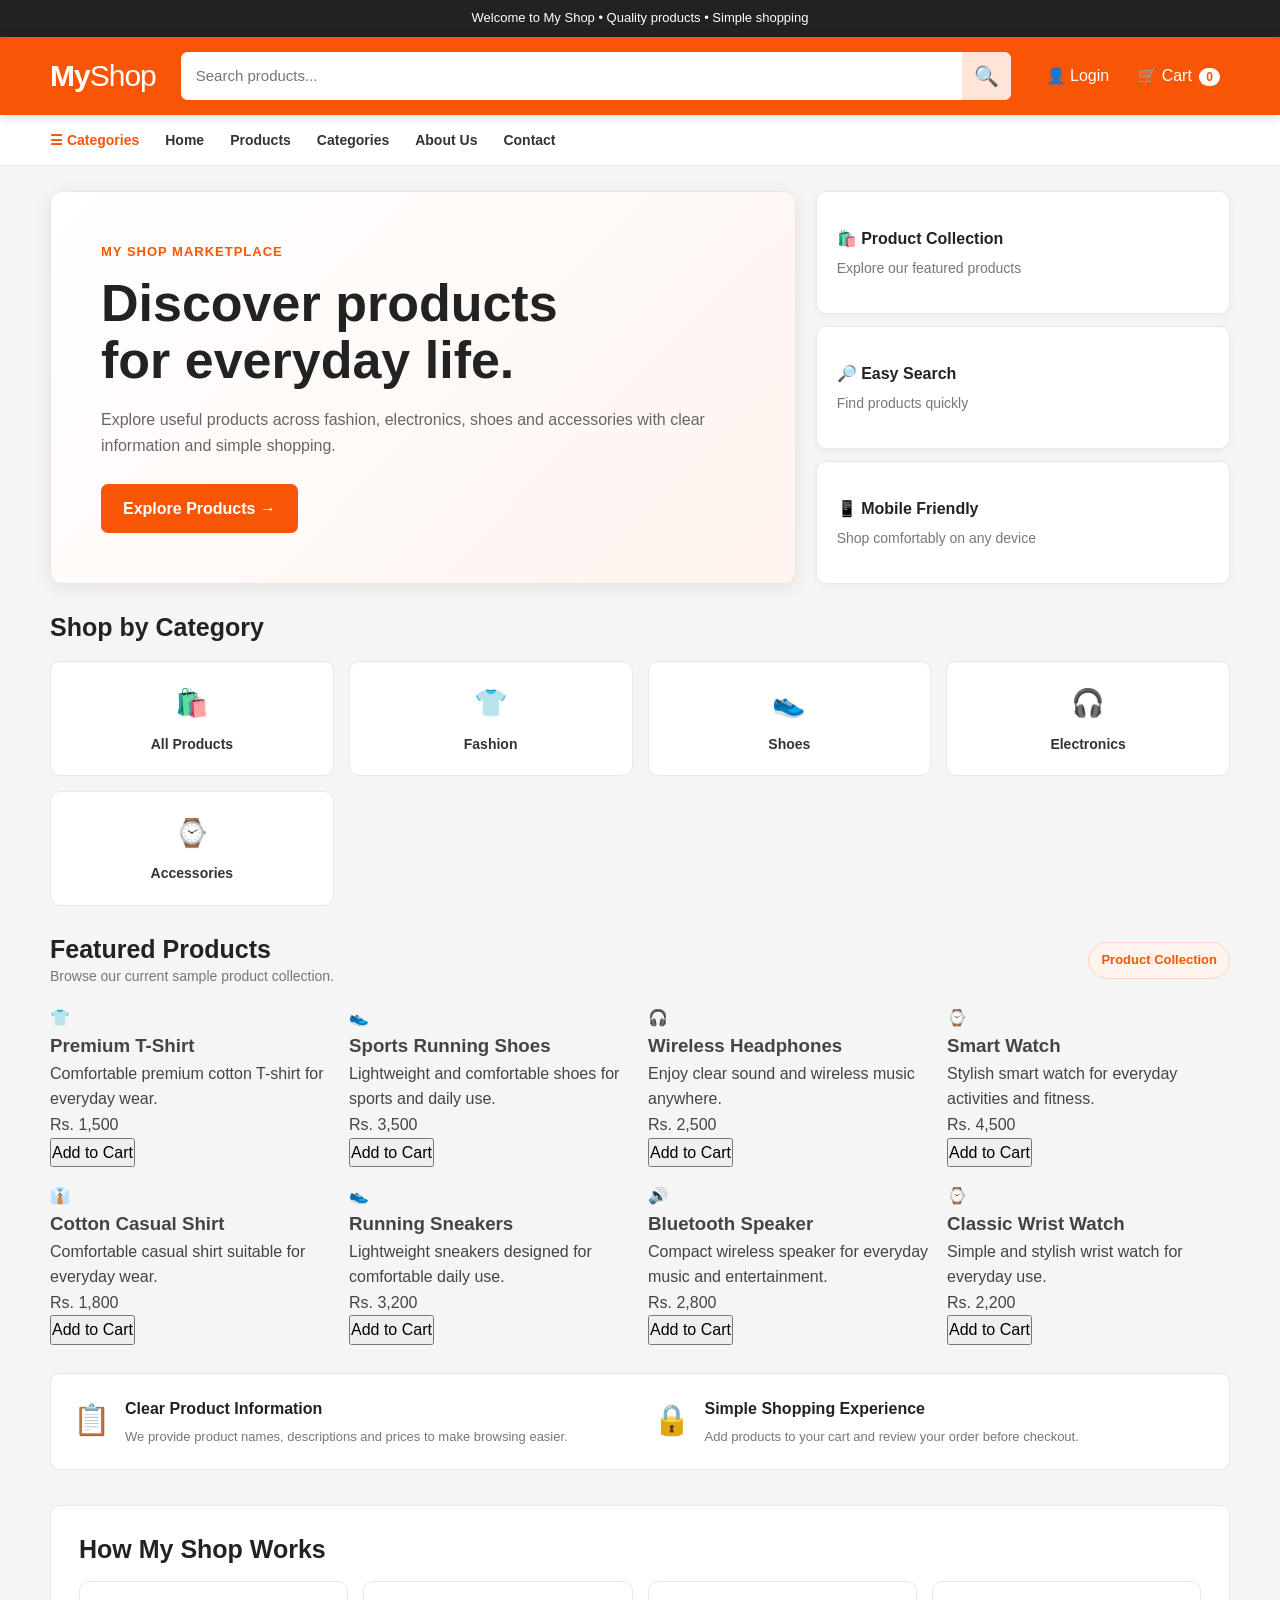
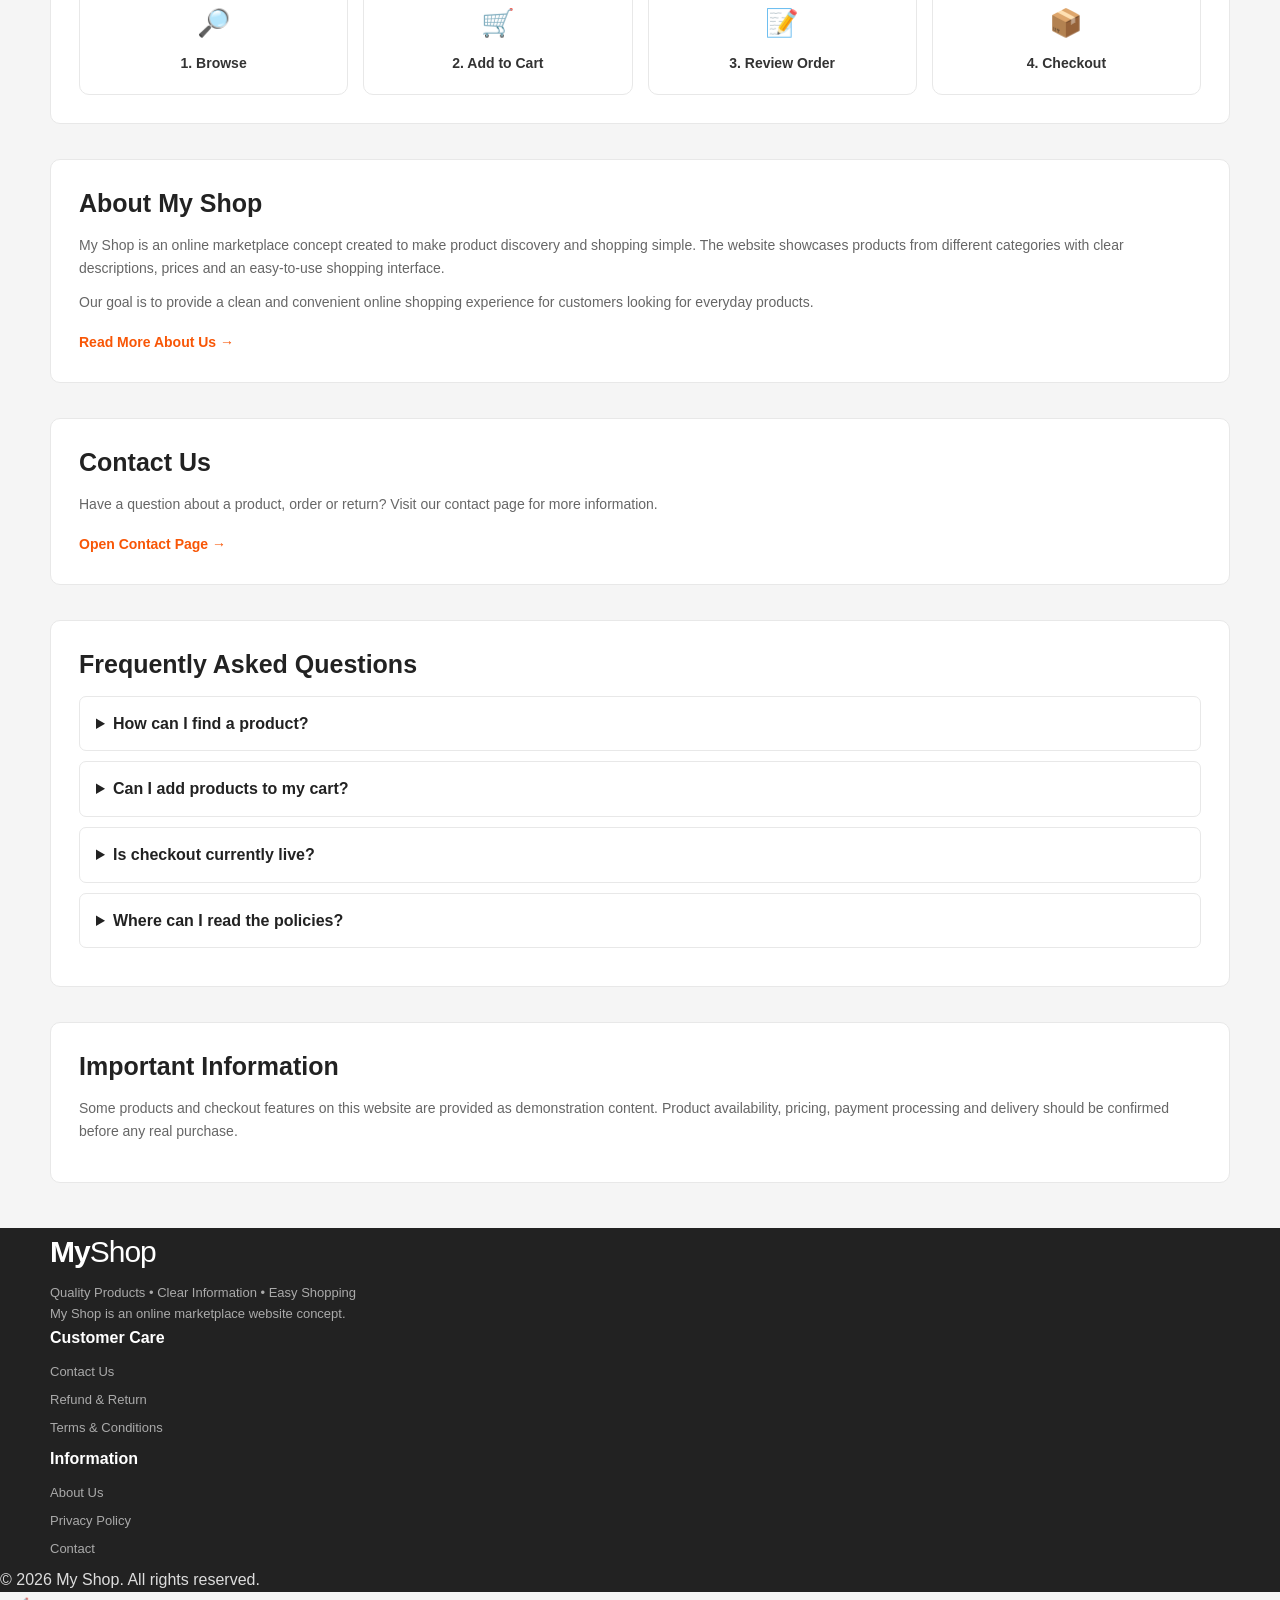
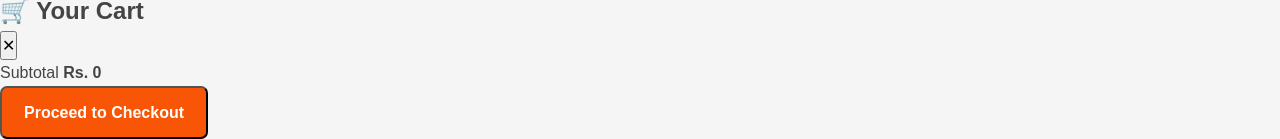
<file: index.html>
<!DOCTYPE html>
<html lang="en">
<head>
  <meta charset="UTF-8">
  <meta name="viewport" content="width=device-width, initial-scale=1.0">

  <title>My Shop | Online Marketplace</title>

  <meta name="description" content="My Shop is an online marketplace showcasing useful products with clear descriptions, prices and a simple shopping experience.">
  <meta name="keywords" content="My Shop, online marketplace, online shopping, electronics, fashion, shoes, accessories">
  <meta name="robots" content="index, follow">

  <link rel="canonical" href="https://saimapatani66-gif.github.io/myshop/">
  <link rel="stylesheet" href="style.css">

  <!-- Google Search Console verification -->
  <meta name="google-site-verification" content="XAUHdd6BOiBvN3NP4M2ZCT00lrXwxtq3oJL9srV3VgM">

  <!-- Basic structured data -->
  <script type="application/ld+json">
  {
    "@context": "https://schema.org",
    "@type": "WebSite",
    "name": "My Shop",
    "url": "https://saimapatani66-gif.github.io/myshop/",
    "description": "My Shop is an online marketplace showcasing useful products with clear descriptions and prices.",
    "potentialAction": {
      "@type": "SearchAction",
      "target": "https://saimapatani66-gif.github.io/myshop/?search={search_term_string}",
      "query-input": "required name=search_term_string"
    }
  }
  </script>
</head>

<body>

  <!-- TOP BAR -->
  <div class="topbar">
    Welcome to My Shop • Quality products • Simple shopping
  </div>

  <!-- HEADER -->
  <header class="header">
    <div class="container header-row">

      <a class="logo" href="#home" aria-label="My Shop Home">
        My<span>Shop</span>
      </a>

      <form class="search" id="searchForm">
        <input
          id="searchInput"
          type="search"
          placeholder="Search products..."
          aria-label="Search products"
          autocomplete="off"
        >
        <button type="submit" aria-label="Search">🔍</button>
      </form>

      <div class="header-actions">
        <button class="header-btn" id="loginBtn" type="button">
          👤 <span>Login</span>
        </button>

        <button class="cart-btn" id="cartOpen" type="button">
          🛒 Cart <b id="cartCount">0</b>
        </button>
      </div>

    </div>
  </header>

  <!-- NAVIGATION -->
  <nav class="nav" aria-label="Main navigation">
    <div class="container nav-row">

      <button class="category-btn" id="categoryToggle" type="button">
        ☰ Categories
      </button>

      <a href="#home">Home</a>
      <a href="#products">Products</a>
      <a href="#categories">Categories</a>
      <a href="#about">About Us</a>
      <a href="#contact">Contact</a>

    </div>
  </nav>

  <main id="home">

    <!-- HERO -->
    <section class="hero container">

      <div class="hero-main">

        <p class="eyebrow">MY SHOP MARKETPLACE</p>

        <h1>
          Discover products<br>
          for everyday life.
        </h1>

        <p>
          Explore useful products across fashion, electronics,
          shoes and accessories with clear information and simple shopping.
        </p>

        <a class="primary-btn" href="#products">
          Explore Products →
        </a>

      </div>

      <div class="hero-side">

        <div class="hero-card">
          <strong>🛍️ Product Collection</strong>
          <span>Explore our featured products</span>
        </div>

        <div class="hero-card">
          <strong>🔎 Easy Search</strong>
          <span>Find products quickly</span>
        </div>

        <div class="hero-card">
          <strong>📱 Mobile Friendly</strong>
          <span>Shop comfortably on any device</span>
        </div>

      </div>

    </section>


    <!-- CATEGORIES -->
    <section id="categories" class="container section">

      <div class="section-head">
        <h2>Shop by Category</h2>
      </div>

      <div class="category-grid">

        <button
          class="category-card"
          data-category="All"
          type="button"
        >
          🛍️
          <span>All Products</span>
        </button>

        <button
          class="category-card"
          data-category="Fashion"
          type="button"
        >
          👕
          <span>Fashion</span>
        </button>

        <button
          class="category-card"
          data-category="Shoes"
          type="button"
        >
          👟
          <span>Shoes</span>
        </button>

        <button
          class="category-card"
          data-category="Electronics"
          type="button"
        >
          🎧
          <span>Electronics</span>
        </button>

        <button
          class="category-card"
          data-category="Accessories"
          type="button"
        >
          ⌚
          <span>Accessories</span>
        </button>

      </div>

    </section>


    <!-- PRODUCTS -->
    <section id="products" class="container section">

      <div class="section-head">

        <div>
          <h2>Featured Products</h2>
          <p class="muted">
            Browse our current sample product collection.
          </p>
        </div>

        <span class="countdown">
          Product Collection
        </span>

      </div>

      <div id="productGrid" class="product-grid"></div>

      <p id="emptyState" class="empty" hidden>
        No products found. Try another search or category.
      </p>

    </section>


    <!-- INFORMATION / TRUST -->
    <section class="container promo">

      <div>
        <span>📋</span>

        <div>
          <h3>Clear Product Information</h3>

          <p>
            We provide product names, descriptions and prices
            to make browsing easier.
          </p>
        </div>
      </div>

      <div>
        <span>🔒</span>

        <div>
          <h3>Simple Shopping Experience</h3>

          <p>
            Add products to your cart and review your order
            before checkout.
          </p>
        </div>
      </div>

    </section>


    <!-- HOW IT WORKS -->
    <section class="container info-section">

      <h2>How My Shop Works</h2>

      <div class="category-grid">

        <div class="category-card">
          🔎
          <span>1. Browse</span>
        </div>

        <div class="category-card">
          🛒
          <span>2. Add to Cart</span>
        </div>

        <div class="category-card">
          📝
          <span>3. Review Order</span>
        </div>

        <div class="category-card">
          📦
          <span>4. Checkout</span>
        </div>

      </div>

    </section>


    <!-- ABOUT -->
    <section id="about" class="container info-section">

      <h2>About My Shop</h2>

      <p>
        My Shop is an online marketplace concept created to make
        product discovery and shopping simple. The website showcases
        products from different categories with clear descriptions,
        prices and an easy-to-use shopping interface.
      </p>

      <p>
        Our goal is to provide a clean and convenient online shopping
        experience for customers looking for everyday products.
      </p>

      <a class="text-link" href="about.html">
        Read More About Us →
      </a>

    </section>


    <!-- CONTACT -->
    <section id="contact" class="container info-section">

      <h2>Contact Us</h2>

      <p>
        Have a question about a product, order or return?
        Visit our contact page for more information.
      </p>

      <a class="text-link" href="contact.html">
        Open Contact Page →
      </a>

    </section>


    <!-- FAQ -->
    <section class="container info-section">

      <h2>Frequently Asked Questions</h2>

      <details>
        <summary>How can I find a product?</summary>
        <p>
          Use the search box at the top of the website or browse
          products by category.
        </p>
      </details>

      <details>
        <summary>Can I add products to my cart?</summary>
        <p>
          Yes. Select "Add to Cart" on a product and then open
          the cart to review the items.
        </p>
      </details>

      <details>
        <summary>Is checkout currently live?</summary>
        <p>
          The current checkout is a demo experience. Real payments,
          order processing and delivery require a backend and
          payment service.
        </p>
      </details>

      <details>
        <summary>Where can I read the policies?</summary>
        <p>
          Privacy, terms and refund information are available
          through the links in the footer.
        </p>
      </details>

    </section>


    <!-- DEMO NOTICE -->
    <section class="container info-section">

      <h2>Important Information</h2>

      <p>
        Some products and checkout features on this website are
        provided as demonstration content. Product availability,
        pricing, payment processing and delivery should be confirmed
        before any real purchase.
      </p>

    </section>

  </main>


  <!-- FOOTER -->
  <footer>

    <div class="container footer-grid">

      <div>

        <a class="logo" href="#home">
          My<span>Shop</span>
        </a>

        <p>
          Quality Products • Clear Information • Easy Shopping
        </p>

        <p>
          My Shop is an online marketplace website concept.
        </p>

      </div>


      <div>

        <h4>Customer Care</h4>

        <a href="contact.html">
          Contact Us
        </a>

        <a href="refund.html">
          Refund & Return
        </a>

        <a href="terms.html">
          Terms & Conditions
        </a>

      </div>


      <div>

        <h4>Information</h4>

        <a href="about.html">
          About Us
        </a>

        <a href="privacy.html">
          Privacy Policy
        </a>

        <a href="contact.html">
          Contact
        </a>

      </div>


    </div>

    <div class="copyright">
      © 2026 My Shop. All rights reserved.
    </div>

  </footer>


  <!-- CART OVERLAY -->
  <div class="overlay" id="overlay"></div>


  <!-- CART DRAWER -->
  <aside
    class="cart-drawer"
    id="cartDrawer"
    aria-label="Shopping cart"
  >

    <div class="drawer-head">

      <h2>🛒 Your Cart</h2>

      <button
        id="cartClose"
        type="button"
        aria-label="Close cart"
      >
        ✕
      </button>

    </div>

    <div id="cartItems"></div>

    <div class="cart-summary">

      <div>
        <span>Subtotal</span>
        <strong id="cartTotal">
          Rs. 0
        </strong>
      </div>

      <button
        class="primary-btn full"
        id="checkoutBtn"
        type="button"
      >
        Proceed to Checkout
      </button>

    </div>

  </aside>


  <!-- LOGIN MODAL -->
  <div
    class="modal"
    id="loginModal"
    role="dialog"
    aria-modal="true"
    aria-label="Login"
  >

    <div class="modal-box">

      <button
        class="modal-close"
        data-close="loginModal"
        type="button"
        aria-label="Close"
      >
        ✕
      </button>

      <h2>Welcome Back</h2>

      <p class="muted">
        Login is currently available as a website demo.
      </p>

      <input
        type="email"
        placeholder="Email address"
        autocomplete="email"
      >

      <input
        type="password"
        placeholder="Password"
        autocomplete="current-password"
      >

      <button
        class="primary-btn full"
        type="button"
        onclick="alert('Demo login only. A real account system requires a backend.')"
      >
        Login
      </button>

    </div>

  </div>


  <!-- CHECKOUT MODAL -->
  <div
    class="modal"
    id="checkoutModal"
    role="dialog"
    aria-modal="true"
    aria-label="Checkout"
  >

    <div class="modal-box">

      <button
        class="modal-close"
        data-close="checkoutModal"
        type="button"
        aria-label="Close"
      >
        ✕
      </button>

      <h2>Checkout</h2>

      <p class="muted">
        Enter your delivery details.
      </p>

      <form id="checkoutForm">

        <input
          id="customerName"
          required
          placeholder="Full name"
          autocomplete="name"
        >

        <input
          id="customerPhone"
          required
          type="tel"
          placeholder="Phone number"
          autocomplete="tel"
        >

        <input
          id="customerCity"
          required
          placeholder="City"
          autocomplete="address-level2"
        >

        <textarea
          id="customerAddress"
          required
          placeholder="Complete delivery address"
          autocomplete="street-address"
        ></textarea>

        <select id="paymentMethod">

          <option>
            Cash on Delivery
          </option>

          <option>
            Bank Transfer
          </option>

        </select>

        <button
          class="primary-btn full"
          type="submit"
        >
          Place Demo Order
        </button>

      </form>

      <p class="muted" style="margin-top:12px;font-size:13px;">
        Demo checkout: no real payment is processed.
      </p>

    </div>

  </div>


  <!-- TOAST -->
  <div
    class="toast"
    id="toast"
    role="status"
    aria-live="polite"
  ></div>


  <!-- EXISTING SHOP JAVASCRIPT -->
  <script src="script.js"></script>


  <!-- PROFESSIONAL / SEO ENHANCEMENT -->
  <script>

    /*
      This section improves the existing product presentation
      without changing the main Daraz-style CSS design.
    */

    (function () {

      /* Add a few additional sample products */
      if (Array.isArray(products)) {

        products.push(
          {
            id: 5,
            name: "Cotton Casual Shirt",
            category: "Fashion",
            icon: "👔",
            price: 1800,
            old: 0,
            desc: "Comfortable casual shirt suitable for everyday wear."
          },

          {
            id: 6,
            name: "Running Sneakers",
            category: "Shoes",
            icon: "👟",
            price: 3200,
            old: 0,
            desc: "Lightweight sneakers designed for comfortable daily use."
          },

          {
            id: 7,
            name: "Bluetooth Speaker",
            category: "Electronics",
            icon: "🔊",
            price: 2800,
            old: 0,
            desc: "Compact wireless speaker for everyday music and entertainment."
          },

          {
            id: 8,
            name: "Classic Wrist Watch",
            category: "Accessories",
            icon: "⌚",
            price: 2200,
            old: 0,
            desc: "Simple and stylish wrist watch for everyday use."
          }

        );

      }


      /*
        Replace the original product rendering so sample products
        do not display fake discount prices.
      */

      window.renderProducts = function (list) {

        const grid = document.querySelector("#productGrid");
        const empty = document.querySelector("#emptyState");

        if (!grid) return;

        grid.innerHTML = "";

        if (!list || !list.length) {

          if (empty) {
            empty.hidden = false;
          }

          return;
        }

        if (empty) {
          empty.hidden = true;
        }


        list.forEach(function (p) {

          const el = document.createElement("article");

          el.className = "product";

          let priceHTML =
            '<div class="price">Rs. ' +
            Number(p.price).toLocaleString("en-PK") +
            '</div>';


          el.innerHTML =

            '<div class="product-img" aria-hidden="true">' +
              p.icon +
            '</div>' +

            '<div class="product-body">' +

              '<h3>' +
                p.name +
              '</h3>' +

              '<p class="desc">' +
                p.desc +
              '</p>' +

              priceHTML +

              '<button class="add" data-add="' +
                p.id +
                '" type="button">' +
                'Add to Cart' +
              '</button>' +

            '</div>';


          grid.appendChild(el);

        });


        document
          .querySelectorAll("[data-add]")
          .forEach(function (button) {

            button.onclick = function () {

              addToCart(
                Number(button.dataset.add)
              );

            };

          });

      };


      /*
        Show all products when the page first loads.
      */

      renderProducts(products);


      /*
        Improve category navigation.
      */

      document
        .querySelectorAll(".category-card")
        .forEach(function (button) {

          button.addEventListener("click", function () {

            const category =
              button.dataset.category;

            if (category === "All") {

              activeCategory = "All";

            } else {

              activeCategory = category;

            }

            filter();

            document
              .querySelectorAll(".category-card")
              .forEach(function (item) {

                item.classList.remove("active");

              });

            button.classList.add("active");

          });

        });


      /*
        Search field accessibility.
      */

      const searchInput =
        document.querySelector("#searchInput");

      if (searchInput) {

        searchInput.addEventListener(
          "input",
          function () {

            if (
              searchInput.value.trim() === ""
            ) {

              activeCategory = "All";

              renderProducts(products);

            }

          }
        );

      }

    })();

  </script>

</body>
</html>
<head>
    <meta name="google-site-verification" content="XAUHdd6BOiBvN3NP4M2ZCT00lrXwxtq3oJL9srV3VgM">
<style>
</file>
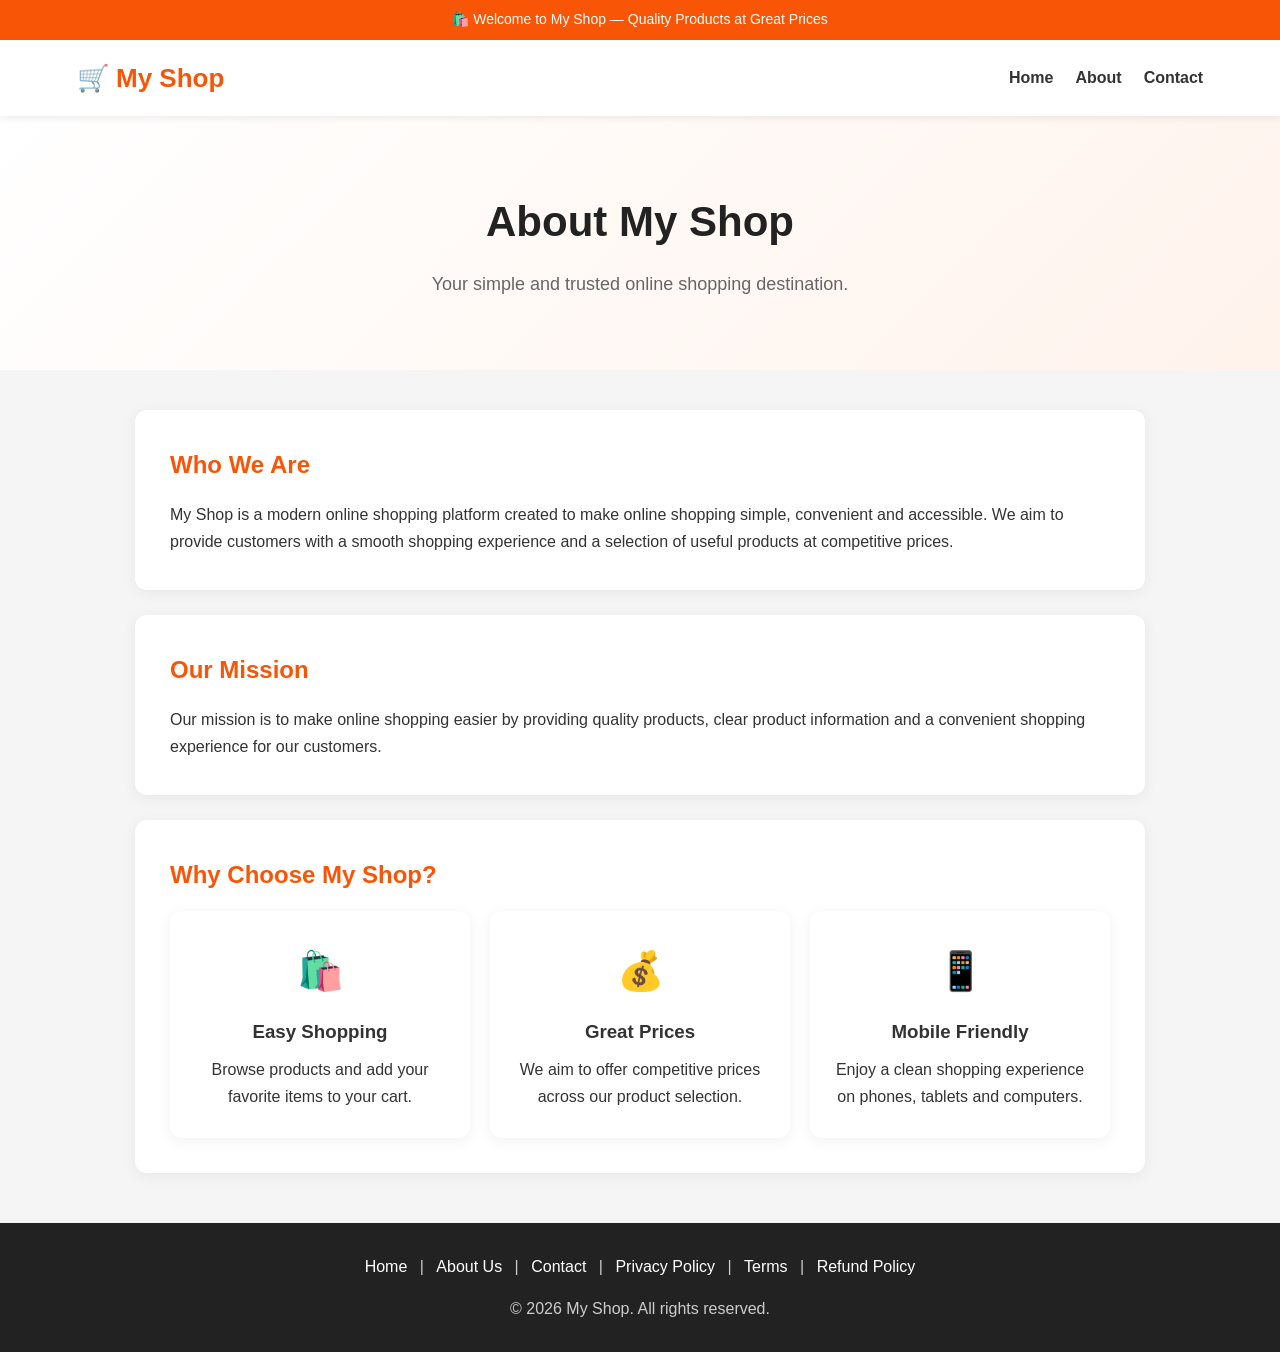
<file: about.html>
<!DOCTYPE html>
<html lang="en">
<head>
  <meta charset="UTF-8">
  <meta name="viewport" content="width=device-width, initial-scale=1.0">

  <meta name="description" content="Learn more about My Shop - a modern online marketplace offering quality products at great prices.">
  <meta name="robots" content="index, follow">

  <title>About Us | My Shop</title>

  <style>
    * {
      box-sizing: border-box;
      margin: 0;
      padding: 0;
    }

    body {
      font-family: Arial, sans-serif;
      background: #f5f5f5;
      color: #333;
      line-height: 1.7;
    }

    .topbar {
      background: #f85606;
      color: white;
      text-align: center;
      padding: 8px;
      font-size: 14px;
    }

    header {
      background: white;
      padding: 16px 6%;
      display: flex;
      align-items: center;
      justify-content: space-between;
      box-shadow: 0 2px 8px rgba(0,0,0,.08);
      position: sticky;
      top: 0;
      z-index: 10;
    }

    .logo {
      color: #f85606;
      font-size: 26px;
      font-weight: bold;
      text-decoration: none;
    }

    nav {
      display: flex;
      gap: 22px;
    }

    nav a {
      text-decoration: none;
      color: #333;
      font-weight: 600;
    }

    nav a:hover {
      color: #f85606;
    }

    .hero {
      background: linear-gradient(135deg, #fff, #fff3ec);
      text-align: center;
      padding: 70px 20px;
    }

    .hero h1 {
      font-size: 42px;
      color: #222;
      margin-bottom: 12px;
    }

    .hero p {
      color: #666;
      font-size: 18px;
    }

    .container {
      max-width: 1050px;
      margin: 40px auto;
      padding: 0 20px;
    }

    .card {
      background: white;
      padding: 35px;
      margin-bottom: 25px;
      border-radius: 12px;
      box-shadow: 0 3px 15px rgba(0,0,0,.06);
    }

    .card h2 {
      color: #f85606;
      margin-bottom: 15px;
    }

    .features {
      display: grid;
      grid-template-columns: repeat(3, 1fr);
      gap: 20px;
    }

    .feature {
      background: white;
      padding: 28px 20px;
      text-align: center;
      border-radius: 12px;
      box-shadow: 0 3px 15px rgba(0,0,0,.06);
    }

    .feature .icon {
      font-size: 38px;
      margin-bottom: 12px;
    }

    .feature h3 {
      margin-bottom: 8px;
    }

    footer {
      background: #222;
      color: #ccc;
      text-align: center;
      padding: 30px 20px;
      margin-top: 50px;
    }

    footer a {
      color: #fff;
      text-decoration: none;
      margin: 0 8px;
    }

    footer a:hover {
      color: #f85606;
    }

    @media (max-width: 700px) {
      header {
        flex-direction: column;
        gap: 12px;
      }

      nav {
        gap: 12px;
        flex-wrap: wrap;
        justify-content: center;
      }

      .hero h1 {
        font-size: 32px;
      }

      .features {
        grid-template-columns: 1fr;
      }

      .card {
        padding: 25px 20px;
      }
    }
  </style>
</head>

<body>

  <div class="topbar">
    🛍️ Welcome to My Shop — Quality Products at Great Prices
  </div>

  <header>
    <a href="index.html" class="logo">🛒 My Shop</a>

    <nav>
      <a href="index.html">Home</a>
      <a href="about.html">About</a>
      <a href="contact.html">Contact</a>
    </nav>
  </header>

  <section class="hero">
    <h1>About My Shop</h1>
    <p>Your simple and trusted online shopping destination.</p>
  </section>

  <main class="container">

    <section class="card">
      <h2>Who We Are</h2>
      <p>
        My Shop is a modern online shopping platform created to make
        online shopping simple, convenient and accessible. We aim to
        provide customers with a smooth shopping experience and a
        selection of useful products at competitive prices.
      </p>
    </section>

    <section class="card">
      <h2>Our Mission</h2>
      <p>
        Our mission is to make online shopping easier by providing
        quality products, clear product information and a convenient
        shopping experience for our customers.
      </p>
    </section>

    <section class="card">
      <h2>Why Choose My Shop?</h2>

      <div class="features">

        <div class="feature">
          <div class="icon">🛍️</div>
          <h3>Easy Shopping</h3>
          <p>Browse products and add your favorite items to your cart.</p>
        </div>

        <div class="feature">
          <div class="icon">💰</div>
          <h3>Great Prices</h3>
          <p>We aim to offer competitive prices across our product selection.</p>
        </div>

        <div class="feature">
          <div class="icon">📱</div>
          <h3>Mobile Friendly</h3>
          <p>Enjoy a clean shopping experience on phones, tablets and computers.</p>
        </div>

      </div>
    </section>

  </main>

  <footer>
    <p>
      <a href="index.html">Home</a> |
      <a href="about.html">About Us</a> |
      <a href="contact.html">Contact</a> |
      <a href="privacy.html">Privacy Policy</a> |
      <a href="terms.html">Terms</a> |
      <a href="refund.html">Refund Policy</a>
    </p>

    <p style="margin-top:15px;">
      © 2026 My Shop. All rights reserved.
    </p>
  </footer>

</body>
  </html>
</file>
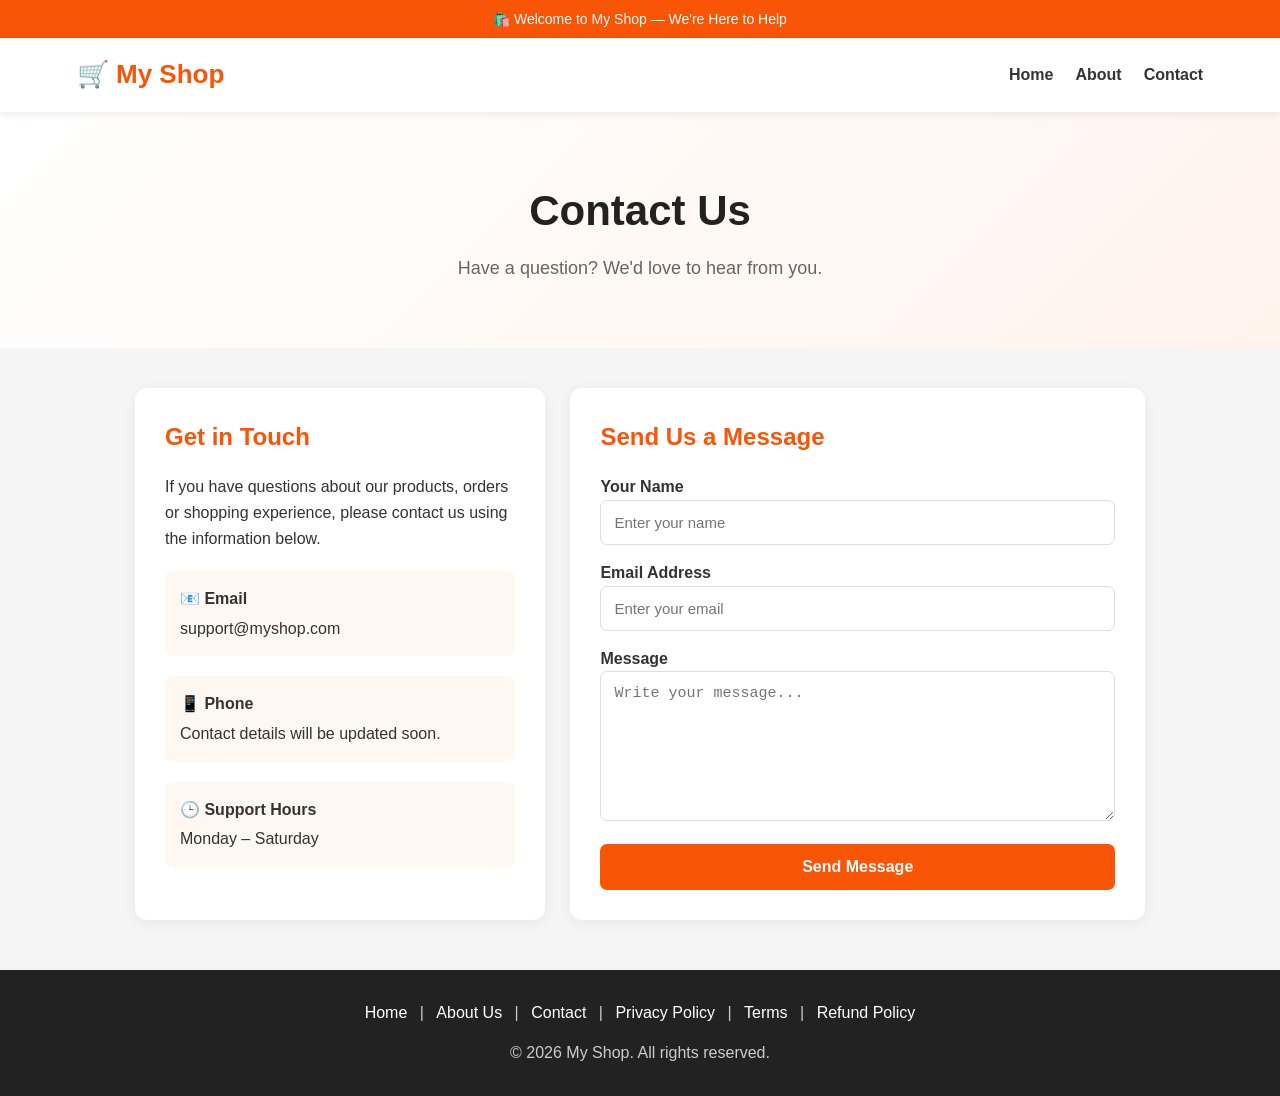
<file: contact.html>
<!DOCTYPE html>
<html lang="en">
<head>
  <meta charset="UTF-8">
  <meta name="viewport" content="width=device-width, initial-scale=1.0">

  <meta name="description" content="Contact My Shop for questions, support, product information and online shopping assistance.">
  <meta name="robots" content="index, follow">

  <title>Contact Us | My Shop</title>

  <style>
    * {
      box-sizing: border-box;
      margin: 0;
      padding: 0;
    }

    body {
      font-family: Arial, sans-serif;
      background: #f5f5f5;
      color: #333;
      line-height: 1.6;
    }

    .topbar {
      background: #f85606;
      color: white;
      text-align: center;
      padding: 8px;
      font-size: 14px;
    }

    header {
      background: white;
      padding: 16px 6%;
      display: flex;
      align-items: center;
      justify-content: space-between;
      box-shadow: 0 2px 8px rgba(0,0,0,.08);
      position: sticky;
      top: 0;
      z-index: 10;
    }

    .logo {
      color: #f85606;
      font-size: 26px;
      font-weight: bold;
      text-decoration: none;
    }

    nav {
      display: flex;
      gap: 22px;
    }

    nav a {
      color: #333;
      text-decoration: none;
      font-weight: 600;
    }

    nav a:hover {
      color: #f85606;
    }

    .hero {
      background: linear-gradient(135deg, #fff, #fff3ec);
      text-align: center;
      padding: 65px 20px;
    }

    .hero h1 {
      font-size: 42px;
      margin-bottom: 10px;
      color: #222;
    }

    .hero p {
      color: #666;
      font-size: 18px;
    }

    .container {
      max-width: 1050px;
      margin: 40px auto;
      padding: 0 20px;
    }

    .contact-grid {
      display: grid;
      grid-template-columns: 1fr 1.4fr;
      gap: 25px;
    }

    .card {
      background: white;
      padding: 30px;
      border-radius: 12px;
      box-shadow: 0 3px 15px rgba(0,0,0,.06);
    }

    .card h2 {
      color: #f85606;
      margin-bottom: 18px;
    }

    .info {
      margin-bottom: 20px;
      padding: 15px;
      background: #fff7f2;
      border-radius: 8px;
    }

    .info strong {
      display: block;
      margin-bottom: 4px;
    }

    form {
      display: grid;
      gap: 15px;
    }

    label {
      font-weight: 600;
    }

    input,
    textarea {
      width: 100%;
      padding: 13px;
      border: 1px solid #ddd;
      border-radius: 7px;
      font-size: 15px;
      outline: none;
    }

    input:focus,
    textarea:focus {
      border-color: #f85606;
    }

    textarea {
      min-height: 150px;
      resize: vertical;
    }

    button {
      border: none;
      background: #f85606;
      color: white;
      padding: 14px;
      border-radius: 7px;
      font-size: 16px;
      font-weight: bold;
      cursor: pointer;
    }

    button:hover {
      background: #d94700;
    }

    footer {
      background: #222;
      color: #ccc;
      text-align: center;
      padding: 30px 20px;
      margin-top: 50px;
    }

    footer a {
      color: white;
      text-decoration: none;
      margin: 0 8px;
    }

    footer a:hover {
      color: #f85606;
    }

    @media (max-width: 700px) {
      header {
        flex-direction: column;
        gap: 12px;
      }

      nav {
        gap: 12px;
        flex-wrap: wrap;
        justify-content: center;
      }

      .hero h1 {
        font-size: 32px;
      }

      .contact-grid {
        grid-template-columns: 1fr;
      }
    }
  </style>
</head>

<body>

  <div class="topbar">
    🛍️ Welcome to My Shop — We're Here to Help
  </div>

  <header>
    <a href="index.html" class="logo">🛒 My Shop</a>

    <nav>
      <a href="index.html">Home</a>
      <a href="about.html">About</a>
      <a href="contact.html">Contact</a>
    </nav>
  </header>

  <section class="hero">
    <h1>Contact Us</h1>
    <p>Have a question? We'd love to hear from you.</p>
  </section>

  <main class="container">

    <div class="contact-grid">

      <section class="card">
        <h2>Get in Touch</h2>

        <p style="margin-bottom:20px;">
          If you have questions about our products, orders or shopping
          experience, please contact us using the information below.
        </p>

        <div class="info">
          <strong>📧 Email</strong>
          <span>support@myshop.com</span>
        </div>

        <div class="info">
          <strong>📱 Phone</strong>
          <span>Contact details will be updated soon.</span>
        </div>

        <div class="info">
          <strong>🕒 Support Hours</strong>
          <span>Monday – Saturday</span>
        </div>
      </section>

      <section class="card">
        <h2>Send Us a Message</h2>

        <form onsubmit="sendMessage(event)">

          <div>
            <label for="name">Your Name</label>
            <input type="text" id="name" placeholder="Enter your name" required>
          </div>

          <div>
            <label for="email">Email Address</label>
            <input type="email" id="email" placeholder="Enter your email" required>
          </div>

          <div>
            <label for="message">Message</label>
            <textarea id="message" placeholder="Write your message..." required></textarea>
          </div>

          <button type="submit">Send Message</button>

        </form>
      </section>

    </div>

  </main>

  <footer>

    <p>
      <a href="index.html">Home</a> |
      <a href="about.html">About Us</a> |
      <a href="contact.html">Contact</a> |
      <a href="privacy.html">Privacy Policy</a> |
      <a href="terms.html">Terms</a> |
      <a href="refund.html">Refund Policy</a>
    </p>

    <p style="margin-top:15px;">
      © 2026 My Shop. All rights reserved.
    </p>

  </footer>

  <script>
    function sendMessage(event) {
      event.preventDefault();

      const name = document.getElementById("name").value;

      alert(
        "Thank you, " + name +
        "! Your message has been received."
      );

      event.target.reset();
    }
  </script>

</body>
              </html>
</file>
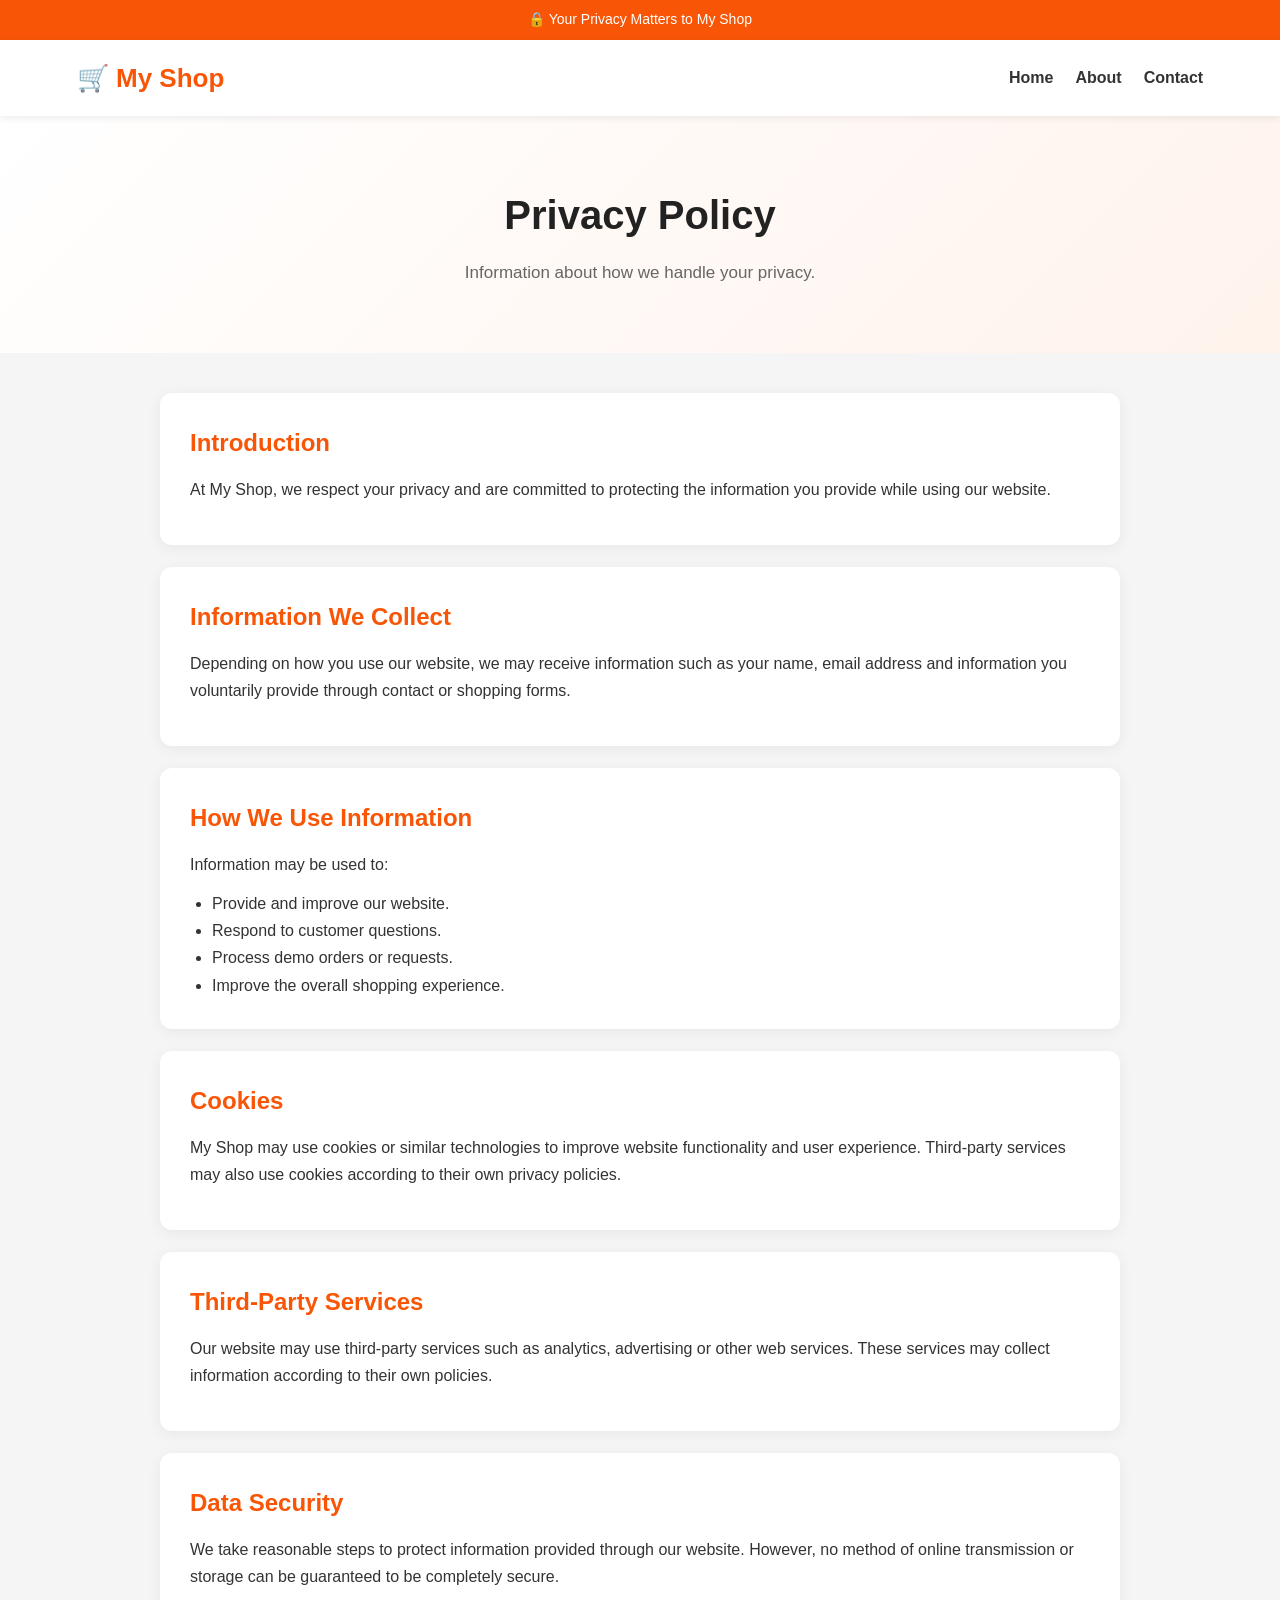
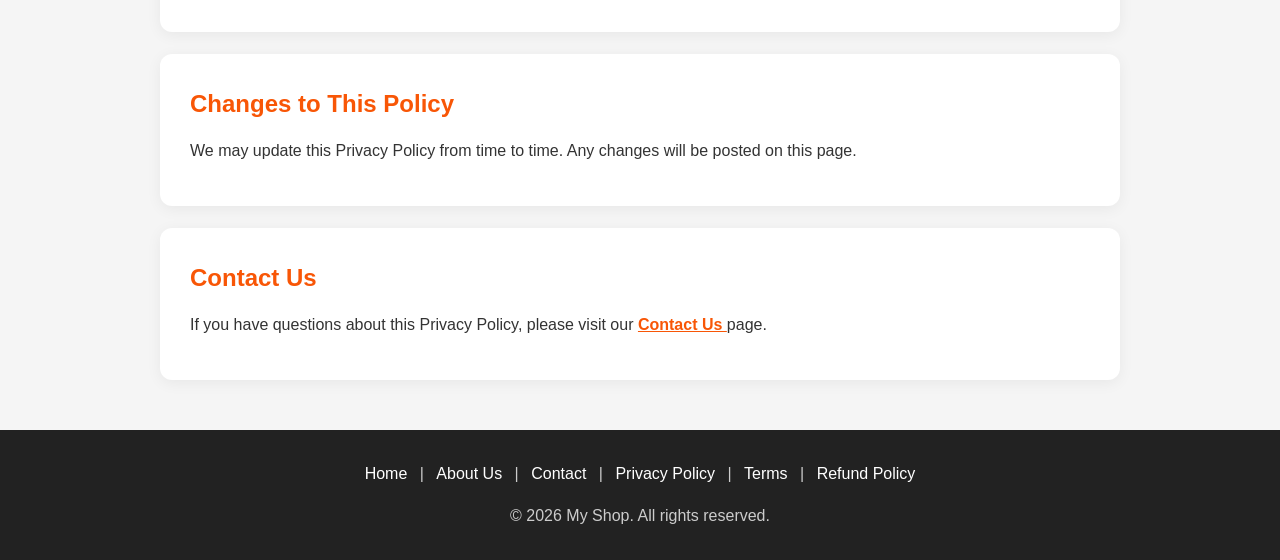
<file: privacy.html>
<!DOCTYPE html>
<html lang="en">
<head>
  <meta charset="UTF-8">
  <meta name="viewport" content="width=device-width, initial-scale=1.0">

  <meta name="description" content="Read the My Shop Privacy Policy to learn how information is handled when you use our website.">
  <meta name="robots" content="index, follow">

  <title>Privacy Policy | My Shop</title>

  <style>
    * {
      box-sizing: border-box;
      margin: 0;
      padding: 0;
    }

    body {
      font-family: Arial, sans-serif;
      background: #f5f5f5;
      color: #333;
      line-height: 1.7;
    }

    .topbar {
      background: #f85606;
      color: white;
      text-align: center;
      padding: 8px;
      font-size: 14px;
    }

    header {
      background: white;
      padding: 16px 6%;
      display: flex;
      align-items: center;
      justify-content: space-between;
      box-shadow: 0 2px 8px rgba(0,0,0,.08);
      position: sticky;
      top: 0;
      z-index: 10;
    }

    .logo {
      color: #f85606;
      font-size: 26px;
      font-weight: bold;
      text-decoration: none;
    }

    nav {
      display: flex;
      gap: 22px;
    }

    nav a {
      text-decoration: none;
      color: #333;
      font-weight: 600;
    }

    nav a:hover {
      color: #f85606;
    }

    .hero {
      background: linear-gradient(135deg, #fff, #fff3ec);
      text-align: center;
      padding: 65px 20px;
    }

    .hero h1 {
      font-size: 40px;
      color: #222;
      margin-bottom: 10px;
    }

    .hero p {
      color: #666;
      font-size: 17px;
    }

    .container {
      max-width: 1000px;
      margin: 40px auto;
      padding: 0 20px;
    }

    .card {
      background: white;
      padding: 30px;
      margin-bottom: 22px;
      border-radius: 12px;
      box-shadow: 0 3px 15px rgba(0,0,0,.06);
    }

    .card h2 {
      color: #f85606;
      margin-bottom: 12px;
    }

    .card p {
      margin-bottom: 12px;
    }

    .card ul {
      padding-left: 22px;
    }

    footer {
      background: #222;
      color: #ccc;
      text-align: center;
      padding: 30px 20px;
      margin-top: 50px;
    }

    footer a {
      color: white;
      text-decoration: none;
      margin: 0 8px;
    }

    footer a:hover {
      color: #f85606;
    }

    @media (max-width: 700px) {
      header {
        flex-direction: column;
        gap: 12px;
      }

      nav {
        gap: 12px;
        flex-wrap: wrap;
        justify-content: center;
      }

      .hero h1 {
        font-size: 31px;
      }

      .card {
        padding: 24px 20px;
      }
    }
  </style>
</head>

<body>

  <div class="topbar">
    🔒 Your Privacy Matters to My Shop
  </div>

  <header>
    <a href="index.html" class="logo">🛒 My Shop</a>

    <nav>
      <a href="index.html">Home</a>
      <a href="about.html">About</a>
      <a href="contact.html">Contact</a>
    </nav>
  </header>

  <section class="hero">
    <h1>Privacy Policy</h1>
    <p>Information about how we handle your privacy.</p>
  </section>

  <main class="container">

    <section class="card">
      <h2>Introduction</h2>
      <p>
        At My Shop, we respect your privacy and are committed to protecting
        the information you provide while using our website.
      </p>
    </section>

    <section class="card">
      <h2>Information We Collect</h2>
      <p>
        Depending on how you use our website, we may receive information such
        as your name, email address and information you voluntarily provide
        through contact or shopping forms.
      </p>
    </section>

    <section class="card">
      <h2>How We Use Information</h2>
      <p>Information may be used to:</p>
      <ul>
        <li>Provide and improve our website.</li>
        <li>Respond to customer questions.</li>
        <li>Process demo orders or requests.</li>
        <li>Improve the overall shopping experience.</li>
      </ul>
    </section>

    <section class="card">
      <h2>Cookies</h2>
      <p>
        My Shop may use cookies or similar technologies to improve website
        functionality and user experience. Third-party services may also use
        cookies according to their own privacy policies.
      </p>
    </section>

    <section class="card">
      <h2>Third-Party Services</h2>
      <p>
        Our website may use third-party services such as analytics,
        advertising or other web services. These services may collect
        information according to their own policies.
      </p>
    </section>

    <section class="card">
      <h2>Data Security</h2>
      <p>
        We take reasonable steps to protect information provided through
        our website. However, no method of online transmission or storage
        can be guaranteed to be completely secure.
      </p>
    </section>

    <section class="card">
      <h2>Changes to This Policy</h2>
      <p>
        We may update this Privacy Policy from time to time. Any changes
        will be posted on this page.
      </p>
    </section>

    <section class="card">
      <h2>Contact Us</h2>
      <p>
        If you have questions about this Privacy Policy, please visit our
        <a href="contact.html" style="color:#f85606;font-weight:bold;">
          Contact Us
        </a>
        page.
      </p>
    </section>

  </main>

  <footer>

    <p>
      <a href="index.html">Home</a> |
      <a href="about.html">About Us</a> |
      <a href="contact.html">Contact</a> |
      <a href="privacy.html">Privacy Policy</a> |
      <a href="terms.html">Terms</a> |
      <a href="refund.html">Refund Policy</a>
    </p>

    <p style="margin-top:15px;">
      © 2026 My Shop. All rights reserved.
    </p>

  </footer>

</body>
</html>
</file>
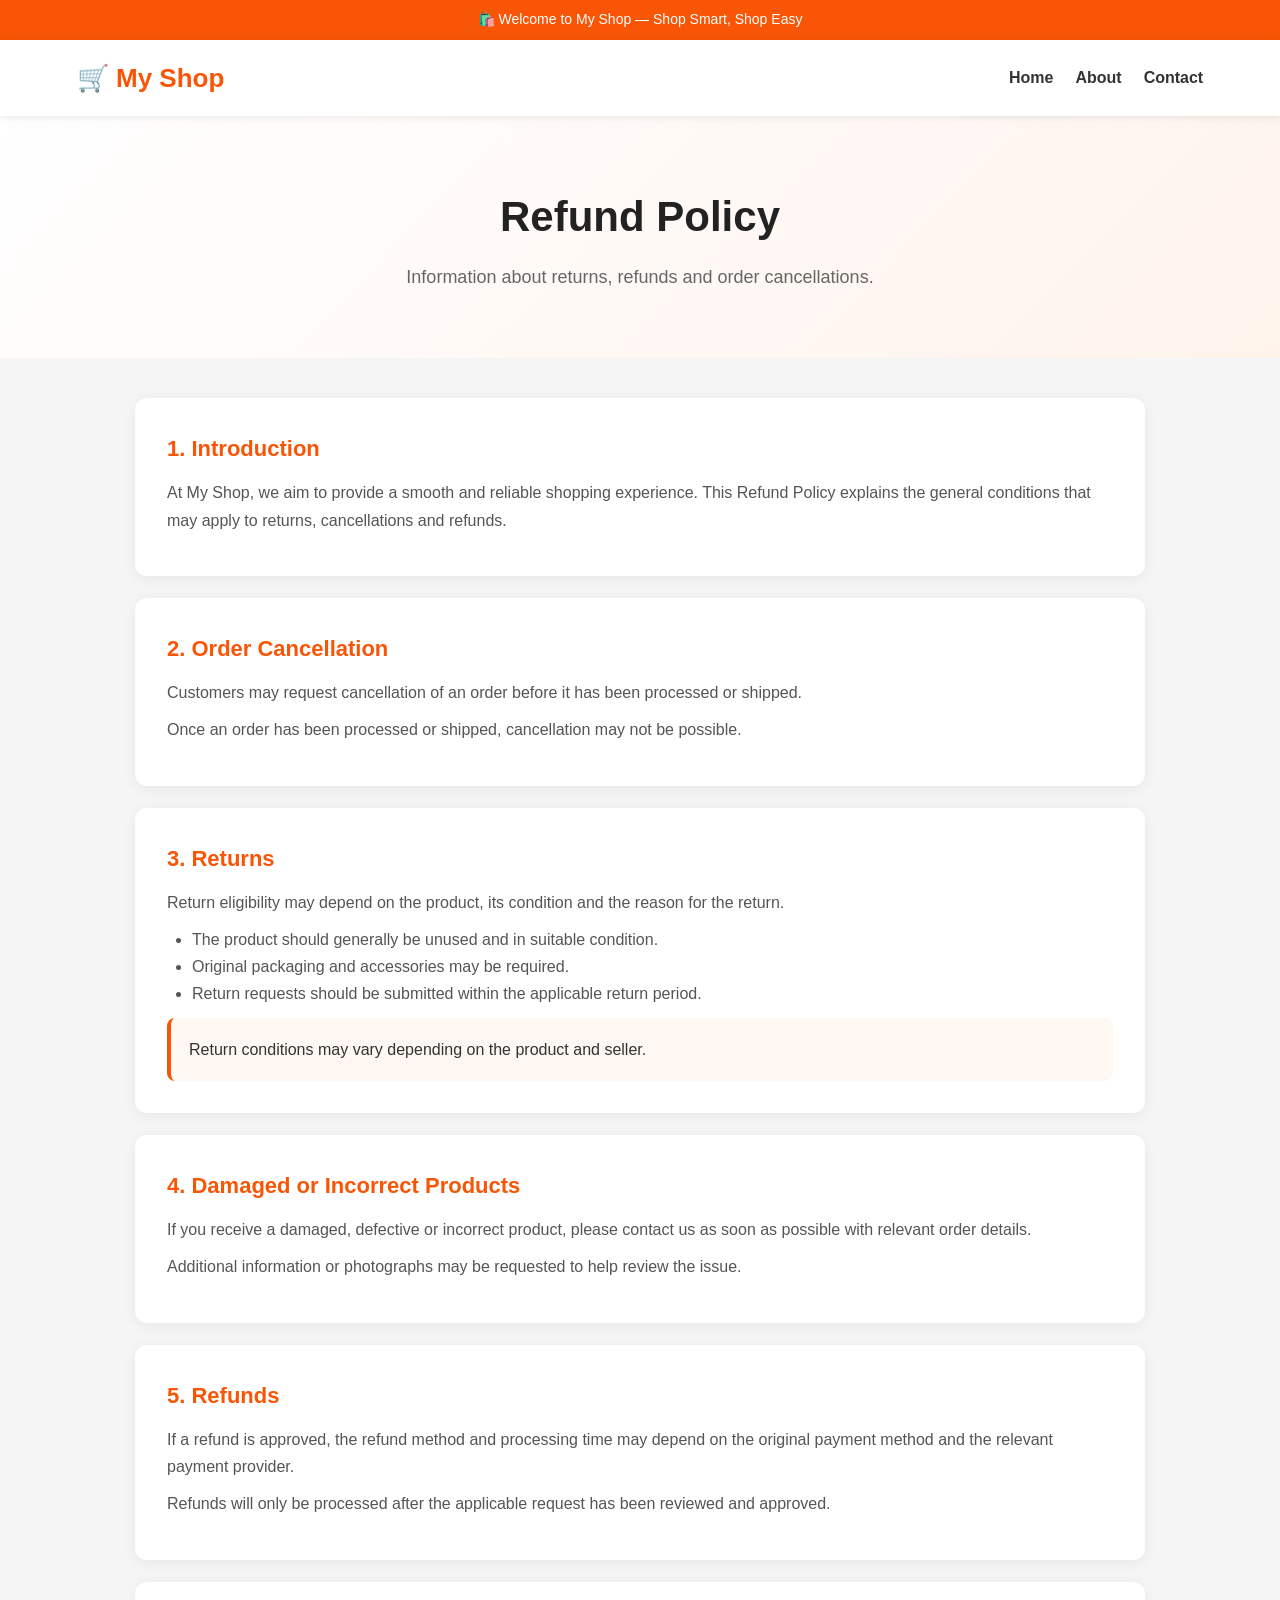
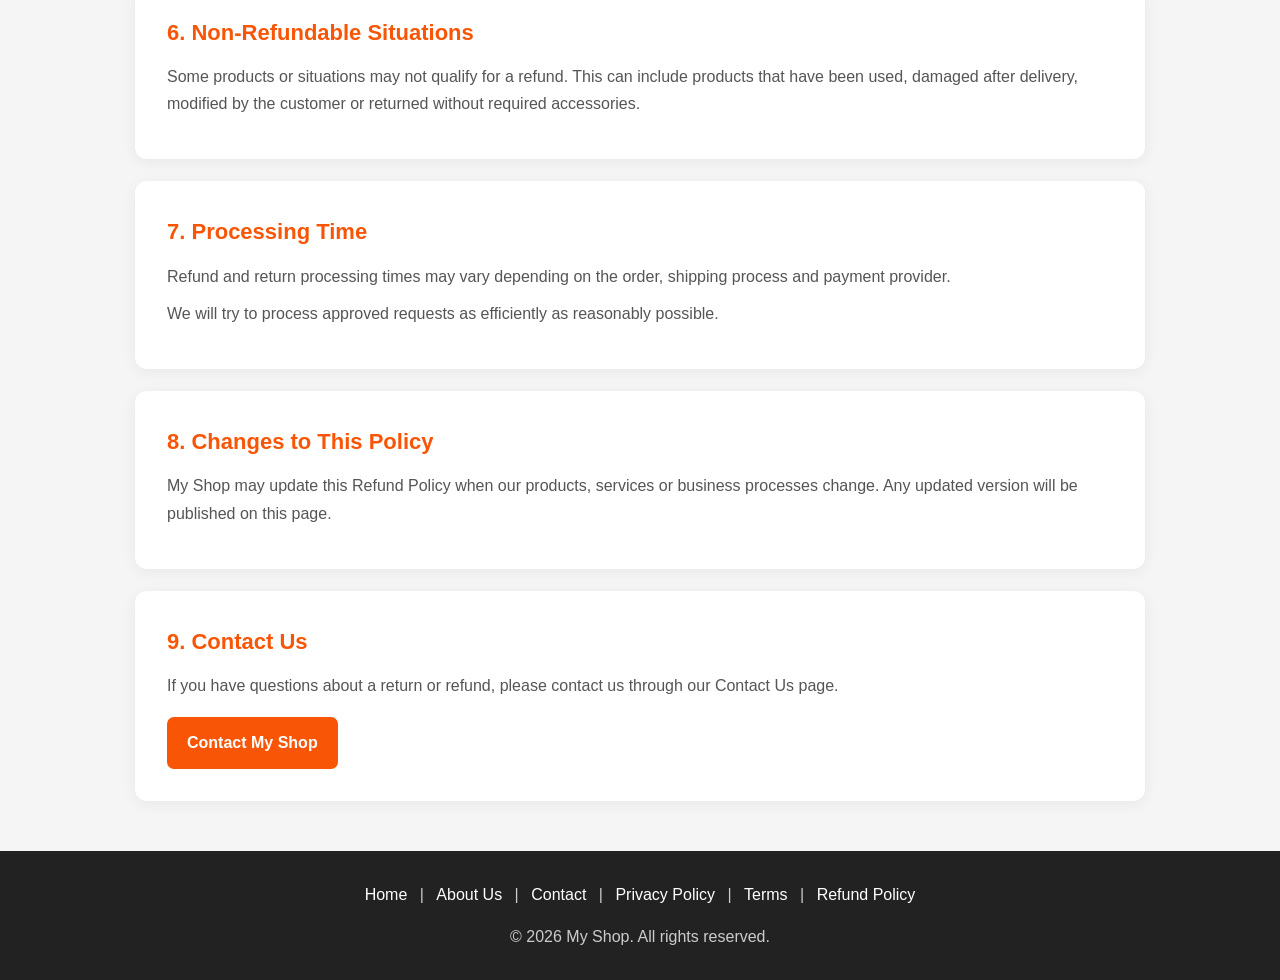
<file: refund.html>
<!DOCTYPE html>
<html lang="en">
<head>
  <meta charset="UTF-8">
  <meta name="viewport" content="width=device-width, initial-scale=1.0">

  <meta name="description" content="Read the Refund Policy for My Shop, including returns, refunds, damaged products and order cancellation information.">
  <meta name="robots" content="index, follow">

  <title>Refund Policy | My Shop</title>

  <style>
    * {
      box-sizing: border-box;
      margin: 0;
      padding: 0;
    }

    body {
      font-family: Arial, sans-serif;
      background: #f5f5f5;
      color: #333;
      line-height: 1.7;
    }

    .topbar {
      background: #f85606;
      color: white;
      text-align: center;
      padding: 8px;
      font-size: 14px;
    }

    header {
      background: white;
      padding: 16px 6%;
      display: flex;
      align-items: center;
      justify-content: space-between;
      box-shadow: 0 2px 8px rgba(0,0,0,.08);
      position: sticky;
      top: 0;
      z-index: 10;
    }

    .logo {
      color: #f85606;
      font-size: 26px;
      font-weight: bold;
      text-decoration: none;
    }

    nav {
      display: flex;
      gap: 22px;
    }

    nav a {
      text-decoration: none;
      color: #333;
      font-weight: 600;
    }

    nav a:hover {
      color: #f85606;
    }

    .hero {
      background: linear-gradient(135deg, #fff, #fff3ec);
      text-align: center;
      padding: 65px 20px;
    }

    .hero h1 {
      font-size: 42px;
      color: #222;
      margin-bottom: 10px;
    }

    .hero p {
      color: #666;
      font-size: 18px;
    }

    .container {
      max-width: 1050px;
      margin: 40px auto;
      padding: 0 20px;
    }

    .card {
      background: white;
      padding: 32px;
      margin-bottom: 22px;
      border-radius: 12px;
      box-shadow: 0 3px 15px rgba(0,0,0,.06);
    }

    .card h2 {
      color: #f85606;
      margin-bottom: 12px;
      font-size: 22px;
    }

    .card p {
      color: #555;
      margin-bottom: 10px;
    }

    .card ul {
      margin: 10px 0 10px 25px;
      color: #555;
    }

    .notice {
      background: #fff7f2;
      border-left: 4px solid #f85606;
      padding: 18px;
      border-radius: 8px;
      margin-top: 10px;
    }

    .contact-btn {
      display: inline-block;
      background: #f85606;
      color: white;
      text-decoration: none;
      padding: 12px 20px;
      border-radius: 7px;
      font-weight: bold;
      margin-top: 8px;
    }

    .contact-btn:hover {
      background: #d94700;
    }

    footer {
      background: #222;
      color: #ccc;
      text-align: center;
      padding: 30px 20px;
      margin-top: 50px;
    }

    footer a {
      color: white;
      text-decoration: none;
      margin: 0 8px;
    }

    footer a:hover {
      color: #f85606;
    }

    @media (max-width: 700px) {
      header {
        flex-direction: column;
        gap: 12px;
      }

      nav {
        gap: 12px;
        flex-wrap: wrap;
        justify-content: center;
      }

      .hero h1 {
        font-size: 32px;
      }

      .card {
        padding: 25px 20px;
      }
    }
  </style>
</head>

<body>

  <div class="topbar">
    🛍️ Welcome to My Shop — Shop Smart, Shop Easy
  </div>

  <header>
    <a href="index.html" class="logo">🛒 My Shop</a>

    <nav>
      <a href="index.html">Home</a>
      <a href="about.html">About</a>
      <a href="contact.html">Contact</a>
    </nav>
  </header>

  <section class="hero">
    <h1>Refund Policy</h1>
    <p>Information about returns, refunds and order cancellations.</p>
  </section>

  <main class="container">

    <section class="card">
      <h2>1. Introduction</h2>
      <p>
        At My Shop, we aim to provide a smooth and reliable shopping
        experience. This Refund Policy explains the general conditions
        that may apply to returns, cancellations and refunds.
      </p>
    </section>

    <section class="card">
      <h2>2. Order Cancellation</h2>
      <p>
        Customers may request cancellation of an order before it has been
        processed or shipped.
      </p>
      <p>
        Once an order has been processed or shipped, cancellation may not
        be possible.
      </p>
    </section>

    <section class="card">
      <h2>3. Returns</h2>
      <p>
        Return eligibility may depend on the product, its condition and
        the reason for the return.
      </p>

      <ul>
        <li>The product should generally be unused and in suitable condition.</li>
        <li>Original packaging and accessories may be required.</li>
        <li>Return requests should be submitted within the applicable return period.</li>
      </ul>

      <div class="notice">
        Return conditions may vary depending on the product and seller.
      </div>
    </section>

    <section class="card">
      <h2>4. Damaged or Incorrect Products</h2>
      <p>
        If you receive a damaged, defective or incorrect product, please
        contact us as soon as possible with relevant order details.
      </p>
      <p>
        Additional information or photographs may be requested to help
        review the issue.
      </p>
    </section>

    <section class="card">
      <h2>5. Refunds</h2>
      <p>
        If a refund is approved, the refund method and processing time may
        depend on the original payment method and the relevant payment
        provider.
      </p>
      <p>
        Refunds will only be processed after the applicable request has
        been reviewed and approved.
      </p>
    </section>

    <section class="card">
      <h2>6. Non-Refundable Situations</h2>
      <p>
        Some products or situations may not qualify for a refund. This can
        include products that have been used, damaged after delivery,
        modified by the customer or returned without required accessories.
      </p>
    </section>

    <section class="card">
      <h2>7. Processing Time</h2>
      <p>
        Refund and return processing times may vary depending on the order,
        shipping process and payment provider.
      </p>
      <p>
        We will try to process approved requests as efficiently as
        reasonably possible.
      </p>
    </section>

    <section class="card">
      <h2>8. Changes to This Policy</h2>
      <p>
        My Shop may update this Refund Policy when our products, services
        or business processes change. Any updated version will be
        published on this page.
      </p>
    </section>

    <section class="card">
      <h2>9. Contact Us</h2>
      <p>
        If you have questions about a return or refund, please contact us
        through our Contact Us page.
      </p>

      <a href="contact.html" class="contact-btn">
        Contact My Shop
      </a>
    </section>

  </main>

  <footer>
    <p>
      <a href="index.html">Home</a> |
      <a href="about.html">About Us</a> |
      <a href="contact.html">Contact</a> |
      <a href="privacy.html">Privacy Policy</a> |
      <a href="terms.html">Terms</a> |
      <a href="refund.html">Refund Policy</a>
    </p>

    <p style="margin-top:15px;">
      © 2026 My Shop. All rights reserved.
    </p>
  </footer>

</body>
</html>
</file>
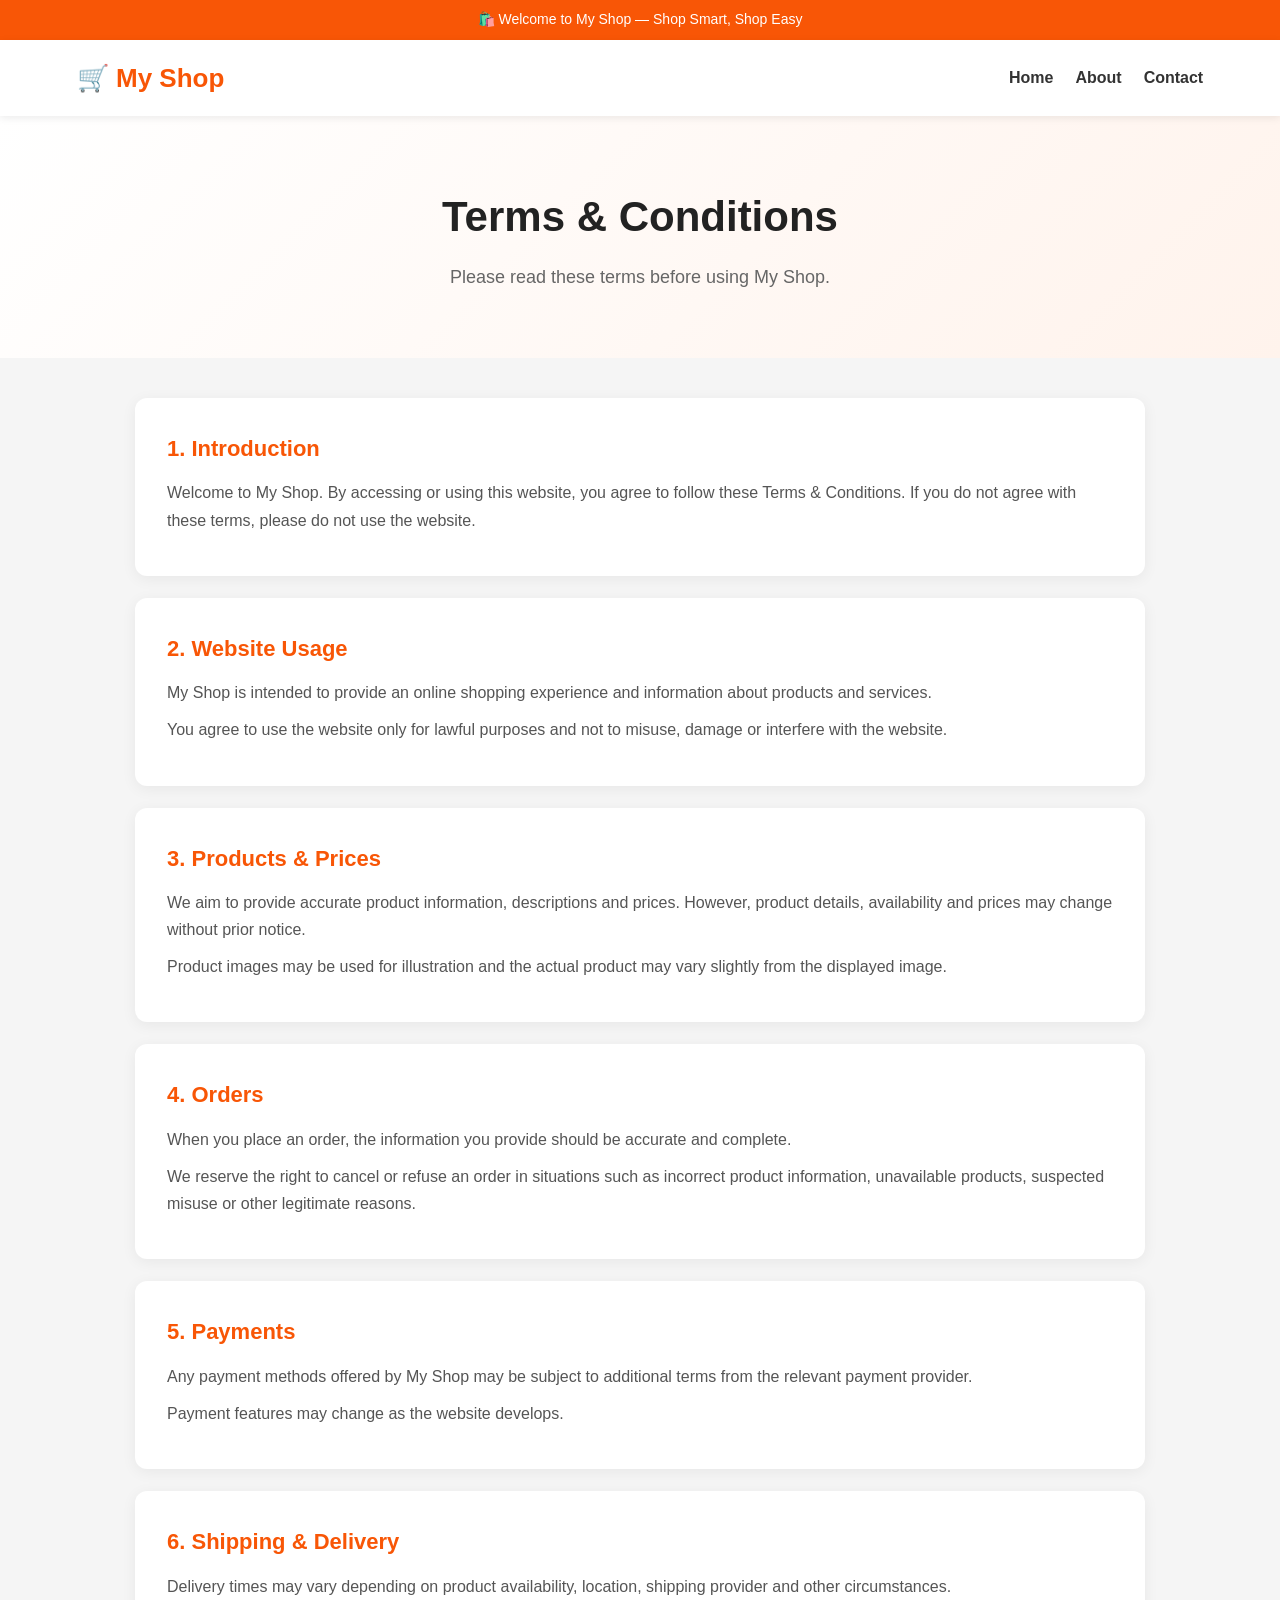
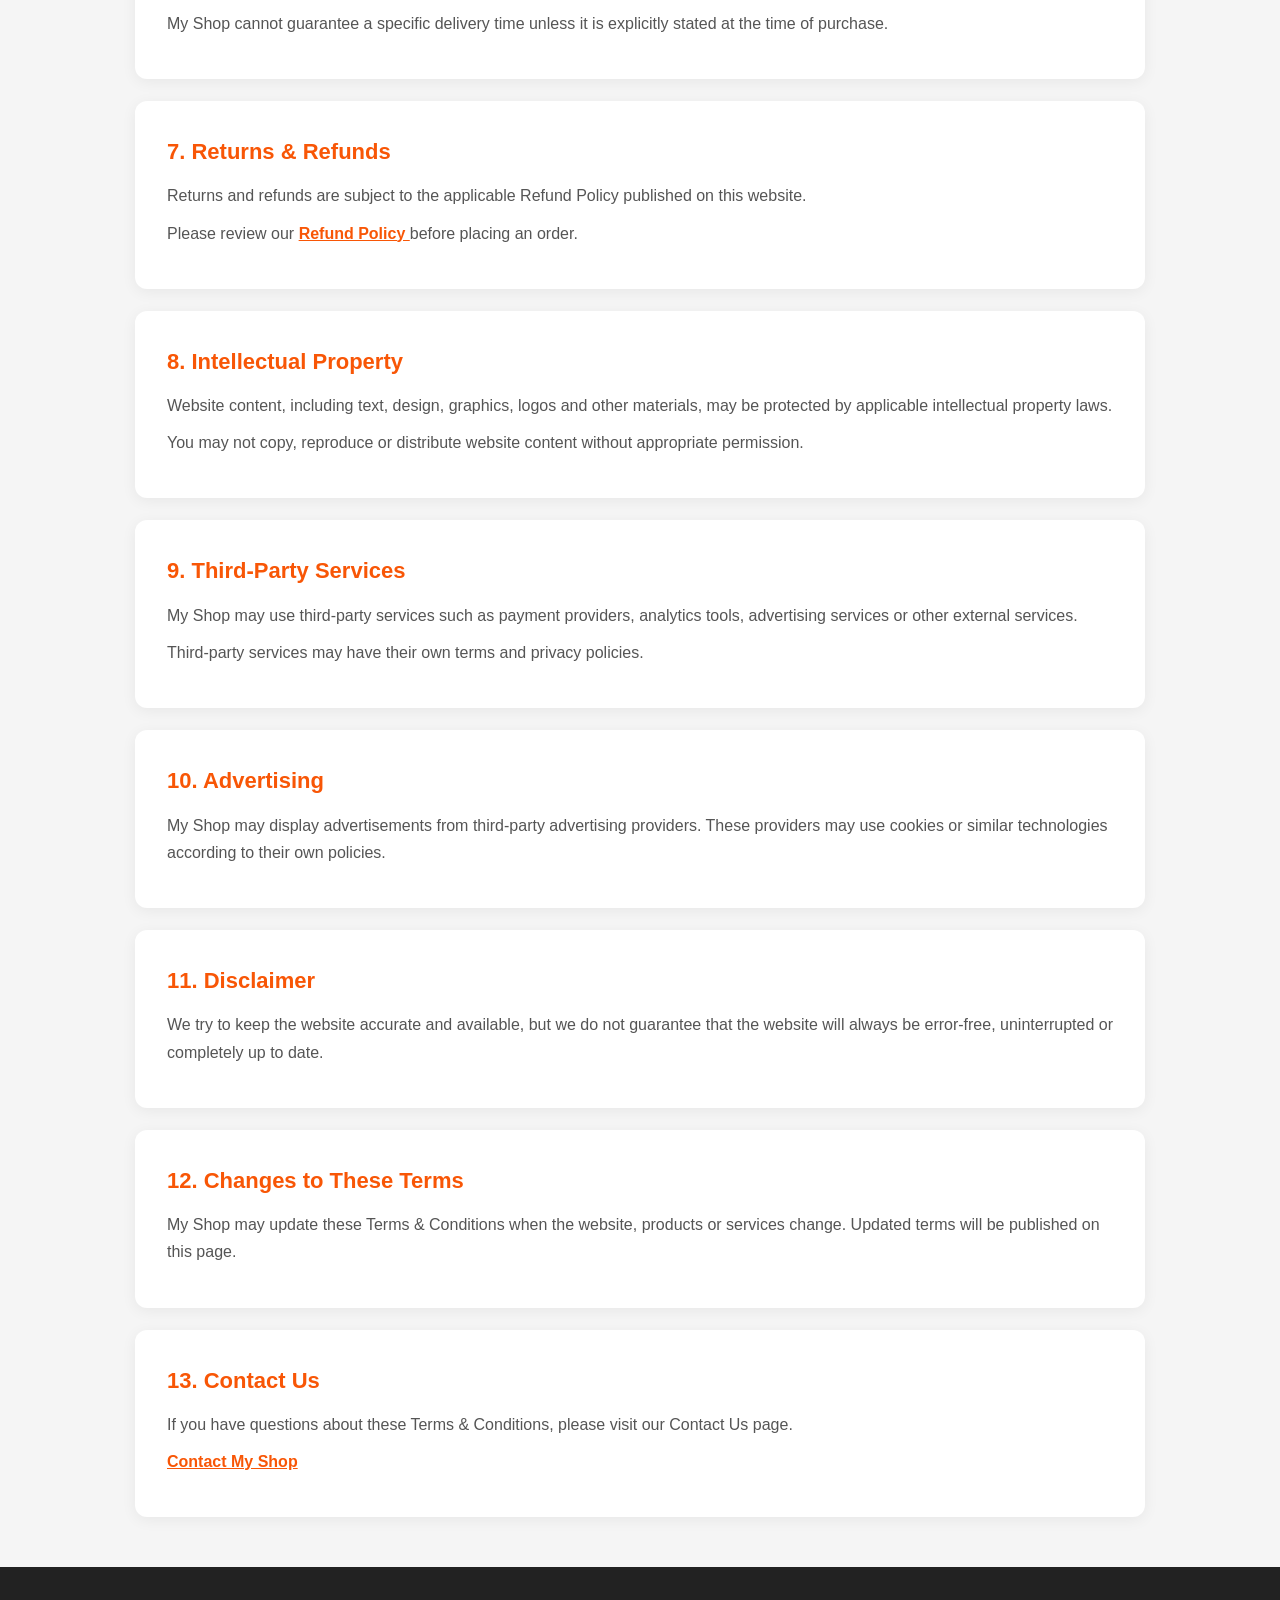
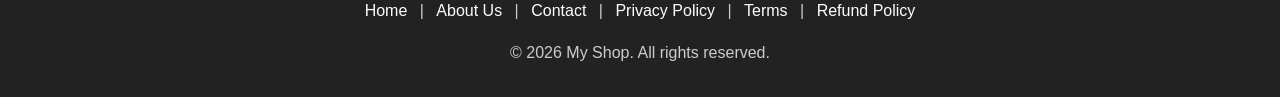
<file: terms.html>
<!DOCTYPE html>
<html lang="en">
<head>
  <meta charset="UTF-8">
  <meta name="viewport" content="width=device-width, initial-scale=1.0">

  <meta name="description" content="Read the Terms and Conditions for using My Shop, including shopping, orders, payments, returns and website usage.">
  <meta name="robots" content="index, follow">

  <title>Terms & Conditions | My Shop</title>

  <style>
    * {
      box-sizing: border-box;
      margin: 0;
      padding: 0;
    }

    body {
      font-family: Arial, sans-serif;
      background: #f5f5f5;
      color: #333;
      line-height: 1.7;
    }

    .topbar {
      background: #f85606;
      color: white;
      text-align: center;
      padding: 8px;
      font-size: 14px;
    }

    header {
      background: white;
      padding: 16px 6%;
      display: flex;
      align-items: center;
      justify-content: space-between;
      box-shadow: 0 2px 8px rgba(0,0,0,.08);
      position: sticky;
      top: 0;
      z-index: 10;
    }

    .logo {
      color: #f85606;
      font-size: 26px;
      font-weight: bold;
      text-decoration: none;
    }

    nav {
      display: flex;
      gap: 22px;
    }

    nav a {
      text-decoration: none;
      color: #333;
      font-weight: 600;
    }

    nav a:hover {
      color: #f85606;
    }

    .hero {
      background: linear-gradient(135deg, #fff, #fff3ec);
      text-align: center;
      padding: 65px 20px;
    }

    .hero h1 {
      font-size: 42px;
      color: #222;
      margin-bottom: 10px;
    }

    .hero p {
      color: #666;
      font-size: 18px;
    }

    .container {
      max-width: 1050px;
      margin: 40px auto;
      padding: 0 20px;
    }

    .card {
      background: white;
      padding: 32px;
      margin-bottom: 22px;
      border-radius: 12px;
      box-shadow: 0 3px 15px rgba(0,0,0,.06);
    }

    .card h2 {
      color: #f85606;
      margin-bottom: 12px;
      font-size: 22px;
    }

    .card p {
      color: #555;
      margin-bottom: 10px;
    }

    .card ul {
      margin: 10px 0 10px 25px;
      color: #555;
    }

    footer {
      background: #222;
      color: #ccc;
      text-align: center;
      padding: 30px 20px;
      margin-top: 50px;
    }

    footer a {
      color: white;
      text-decoration: none;
      margin: 0 8px;
    }

    footer a:hover {
      color: #f85606;
    }

    @media (max-width: 700px) {
      header {
        flex-direction: column;
        gap: 12px;
      }

      nav {
        gap: 12px;
        flex-wrap: wrap;
        justify-content: center;
      }

      .hero h1 {
        font-size: 32px;
      }

      .card {
        padding: 25px 20px;
      }
    }
  </style>
</head>

<body>

  <div class="topbar">
    🛍️ Welcome to My Shop — Shop Smart, Shop Easy
  </div>

  <header>
    <a href="index.html" class="logo">🛒 My Shop</a>

    <nav>
      <a href="index.html">Home</a>
      <a href="about.html">About</a>
      <a href="contact.html">Contact</a>
    </nav>
  </header>

  <section class="hero">
    <h1>Terms & Conditions</h1>
    <p>Please read these terms before using My Shop.</p>
  </section>

  <main class="container">

    <section class="card">
      <h2>1. Introduction</h2>
      <p>
        Welcome to My Shop. By accessing or using this website, you agree
        to follow these Terms & Conditions. If you do not agree with these
        terms, please do not use the website.
      </p>
    </section>

    <section class="card">
      <h2>2. Website Usage</h2>
      <p>
        My Shop is intended to provide an online shopping experience and
        information about products and services.
      </p>
      <p>
        You agree to use the website only for lawful purposes and not to
        misuse, damage or interfere with the website.
      </p>
    </section>

    <section class="card">
      <h2>3. Products & Prices</h2>
      <p>
        We aim to provide accurate product information, descriptions and
        prices. However, product details, availability and prices may
        change without prior notice.
      </p>
      <p>
        Product images may be used for illustration and the actual product
        may vary slightly from the displayed image.
      </p>
    </section>

    <section class="card">
      <h2>4. Orders</h2>
      <p>
        When you place an order, the information you provide should be
        accurate and complete.
      </p>
      <p>
        We reserve the right to cancel or refuse an order in situations
        such as incorrect product information, unavailable products,
        suspected misuse or other legitimate reasons.
      </p>
    </section>

    <section class="card">
      <h2>5. Payments</h2>
      <p>
        Any payment methods offered by My Shop may be subject to additional
        terms from the relevant payment provider.
      </p>
      <p>
        Payment features may change as the website develops.
      </p>
    </section>

    <section class="card">
      <h2>6. Shipping & Delivery</h2>
      <p>
        Delivery times may vary depending on product availability,
        location, shipping provider and other circumstances.
      </p>
      <p>
        My Shop cannot guarantee a specific delivery time unless it is
        explicitly stated at the time of purchase.
      </p>
    </section>

    <section class="card">
      <h2>7. Returns & Refunds</h2>
      <p>
        Returns and refunds are subject to the applicable Refund Policy
        published on this website.
      </p>
      <p>
        Please review our
        <a href="refund.html" style="color:#f85606;font-weight:bold;">
          Refund Policy
        </a>
        before placing an order.
      </p>
    </section>

    <section class="card">
      <h2>8. Intellectual Property</h2>
      <p>
        Website content, including text, design, graphics, logos and other
        materials, may be protected by applicable intellectual property
        laws.
      </p>
      <p>
        You may not copy, reproduce or distribute website content without
        appropriate permission.
      </p>
    </section>

    <section class="card">
      <h2>9. Third-Party Services</h2>
      <p>
        My Shop may use third-party services such as payment providers,
        analytics tools, advertising services or other external services.
      </p>
      <p>
        Third-party services may have their own terms and privacy policies.
      </p>
    </section>

    <section class="card">
      <h2>10. Advertising</h2>
      <p>
        My Shop may display advertisements from third-party advertising
        providers. These providers may use cookies or similar technologies
        according to their own policies.
      </p>
    </section>

    <section class="card">
      <h2>11. Disclaimer</h2>
      <p>
        We try to keep the website accurate and available, but we do not
        guarantee that the website will always be error-free, uninterrupted
        or completely up to date.
      </p>
    </section>

    <section class="card">
      <h2>12. Changes to These Terms</h2>
      <p>
        My Shop may update these Terms & Conditions when the website,
        products or services change. Updated terms will be published on
        this page.
      </p>
    </section>

    <section class="card">
      <h2>13. Contact Us</h2>
      <p>
        If you have questions about these Terms & Conditions, please visit
        our Contact Us page.
      </p>
      <p>
        <a href="contact.html" style="color:#f85606;font-weight:bold;">
          Contact My Shop
        </a>
      </p>
    </section>

  </main>

  <footer>
    <p>
      <a href="index.html">Home</a> |
      <a href="about.html">About Us</a> |
      <a href="contact.html">Contact</a> |
      <a href="privacy.html">Privacy Policy</a> |
      <a href="terms.html">Terms</a> |
      <a href="refund.html">Refund Policy</a>
    </p>

    <p style="margin-top:15px;">
      © 2026 My Shop. All rights reserved.
    </p>
  </footer>

</body>
</html>
</file>
<file: style.css>
/* =========================================================
   MY SHOP — PROFESSIONAL MARKETPLACE STYLE
   Daraz-inspired marketplace layout
   ========================================================= */

* {
  box-sizing: border-box;
  margin: 0;
  padding: 0;
}

:root {
  --primary: #f85606;
  --primary-dark: #d94400;
  --secondary: #fff3ed;
  --dark: #222;
  --text: #444;
  --muted: #777;
  --border: #e8e8e8;
  --bg: #f5f5f5;
  --white: #fff;
  --success: #20a464;
  --shadow: 0 4px 18px rgba(0, 0, 0, 0.08);
  --radius: 10px;
}

html {
  scroll-behavior: smooth;
}

body {
  font-family: Arial, Helvetica, sans-serif;
  background: var(--bg);
  color: var(--text);
  line-height: 1.6;
}

a {
  color: inherit;
  text-decoration: none;
}

button,
input,
select {
  font: inherit;
}

button {
  cursor: pointer;
}

img {
  max-width: 100%;
  display: block;
}

/* =========================================================
   COMMON
   ========================================================= */

.container {
  width: min(1180px, calc(100% - 30px));
  margin: 0 auto;
}

.section {
  margin-top: 28px;
}

.section-head {
  display: flex;
  align-items: center;
  justify-content: space-between;
  gap: 15px;
  margin-bottom: 18px;
}

.section-head h2,
.info-section h2 {
  color: var(--dark);
  font-size: 25px;
  line-height: 1.25;
}

.muted {
  color: var(--muted);
  font-size: 14px;
}

.empty {
  background: var(--white);
  padding: 35px;
  text-align: center;
  border-radius: var(--radius);
  color: var(--muted);
  border: 1px solid var(--border);
}

/* =========================================================
   TOP BAR
   ========================================================= */

.topbar {
  background: #222;
  color: #fff;
  text-align: center;
  padding: 8px 15px;
  font-size: 13px;
}

/* =========================================================
   HEADER
   ========================================================= */

.header {
  background: var(--primary);
  padding: 15px 0;
  position: sticky;
  top: 0;
  z-index: 1000;
  box-shadow: 0 2px 10px rgba(0, 0, 0, 0.15);
}

.header-row {
  display: flex;
  align-items: center;
  gap: 25px;
}

.logo {
  color: #fff;
  font-size: 30px;
  font-weight: 800;
  white-space: nowrap;
  letter-spacing: -1px;
}

.logo span {
  font-weight: 400;
}

.search {
  flex: 1;
  display: flex;
  background: #fff;
  border-radius: 7px;
  overflow: hidden;
  min-width: 180px;
}

.search input {
  width: 100%;
  border: 0;
  outline: 0;
  padding: 12px 15px;
  font-size: 15px;
  color: #333;
}

.search button {
  width: 52px;
  border: 0;
  background: #ffe4d7;
  color: var(--primary);
  font-size: 20px;
}

.search button:hover {
  background: #ffd2bf;
}

.header-actions {
  display: flex;
  align-items: center;
  gap: 8px;
}

.header-btn,
.cart-btn {
  border: 0;
  background: transparent;
  color: #fff;
  padding: 9px 10px;
  border-radius: 6px;
  white-space: nowrap;
}

.header-btn:hover,
.cart-btn:hover {
  background: rgba(255, 255, 255, 0.15);
}

.cart-btn b {
  background: #fff;
  color: var(--primary);
  padding: 2px 7px;
  border-radius: 20px;
  margin-left: 3px;
  font-size: 12px;
}

/* =========================================================
   NAVIGATION
   ========================================================= */

.nav {
  background: #fff;
  border-bottom: 1px solid var(--border);
}

.nav-row {
  min-height: 50px;
  display: flex;
  align-items: center;
  gap: 26px;
}

.nav a,
.category-btn {
  color: #333;
  font-size: 14px;
  font-weight: 600;
  border: 0;
  background: transparent;
  padding: 14px 0;
}

.nav a:hover,
.category-btn:hover {
  color: var(--primary);
}

.category-btn {
  color: var(--primary);
}

/* =========================================================
   HERO
   ========================================================= */

.hero {
  margin-top: 25px;
  display: grid;
  grid-template-columns: 1.8fr 1fr;
  gap: 20px;
}

.hero-main {
  background: linear-gradient(135deg, #fff 0%, #fff4ef 100%);
  border-radius: 12px;
  padding: 50px;
  min-height: 310px;
  border: 1px solid #f0e5df;
  box-shadow: var(--shadow);
}

.eyebrow {
  color: var(--primary);
  font-size: 13px;
  font-weight: 800;
  letter-spacing: 1px;
  margin-bottom: 12px;
}

.hero h1 {
  color: #222;
  font-size: clamp(34px, 5vw, 52px);
  line-height: 1.1;
  margin-bottom: 18px;
}

.hero-main > p:not(.eyebrow) {
  max-width: 650px;
  color: #666;
  font-size: 16px;
  margin-bottom: 25px;
}

.primary-btn {
  display: inline-block;
  background: var(--primary);
  color: #fff;
  padding: 12px 22px;
  border-radius: 7px;
  font-weight: 700;
  transition: 0.2s;
}

.primary-btn:hover {
  background: var(--primary-dark);
  transform: translateY(-1px);
}

.hero-side {
  display: grid;
  gap: 12px;
}

.hero-card {
  background: #fff;
  border-radius: 10px;
  padding: 20px;
  border: 1px solid var(--border);
  box-shadow: 0 2px 10px rgba(0, 0, 0, 0.04);
  display: flex;
  flex-direction: column;
  justify-content: center;
}

.hero-card strong {
  color: #222;
  margin-bottom: 5px;
}

.hero-card span {
  color: var(--muted);
  font-size: 14px;
}

/* =========================================================
   CATEGORY GRID
   ========================================================= */

.category-grid {
  display: grid;
  grid-template-columns: repeat(4, 1fr);
  gap: 15px;
}

.category-card {
  min-height: 100px;
  border: 1px solid var(--border);
  border-radius: 10px;
  background: #fff;
  padding: 20px 10px;
  display: flex;
  align-items: center;
  justify-content: center;
  flex-direction: column;
  gap: 7px;
  font-size: 27px;
  color: var(--primary);
  transition: 0.2s;
}

.category-card span {
  font-size: 14px;
  color: #333;
  font-weight: 600;
}

button.category-card:hover,
.category-card:hover {
  border-color: var(--primary);
  transform: translateY(-3px);
  box-shadow: var(--shadow);
}

/* =========================================================
   PRODUCT GRID
   ========================================================= */

.product-grid {
  display: grid;
  grid-template-columns: repeat(4, 1fr);
  gap: 16px;
}

.product-card {
  background: #fff;
  border-radius: 9px;
  overflow: hidden;
  border: 1px solid var(--border);
  transition: 0.2s ease;
  position: relative;
}

.product-card:hover {
  transform: translateY(-4px);
  box-shadow: var(--shadow);
  border-color: #ddd;
}

.product-image {
  height: 210px;
  background: #f8f8f8;
  display: flex;
  align-items: center;
  justify-content: center;
  overflow: hidden;
}

.product-image img {
  width: 100%;
  height: 100%;
  object-fit: cover;
}

.product-info {
  padding: 14px;
}

.product-title {
  color: #222;
  font-size: 15px;
  font-weight: 600;
  line-height: 1.4;
  min-height: 42px;
}

.product-description {
  color: #888;
  font-size: 12px;
  margin: 7px 0;
}

.product-price {
  color: var(--primary);
  font-size: 20px;
  font-weight: 700;
  margin: 8px 0;
}

.product-old-price {
  color: #999;
  font-size: 12px;
  text-decoration: line-through;
}

.product-discount {
  color: var(--success);
  font-size: 12px;
  margin-left: 5px;
}

.product-actions {
  display: flex;
  gap: 8px;
  margin-top: 12px;
}

.add-cart,
.add-to-cart {
  flex: 1;
  border: 1px solid var(--primary);
  background: var(--primary);
  color: #fff;
  padding: 9px;
  border-radius: 5px;
  font-size: 13px;
  font-weight: 700;
}

.add-cart:hover,
.add-to-cart:hover {
  background: var(--primary-dark);
}

.wishlist,
.wishlist-btn {
  width: 40px;
  border: 1px solid #ddd;
  background: #fff;
  border-radius: 5px;
  font-size: 18px;
}

.wishlist:hover,
.wishlist-btn:hover {
  border-color: var(--primary);
  color: var(--primary);
}

/* =========================================================
   FLASH SALE / BADGES
   ========================================================= */

.flash-sale,
.sale-badge {
  background: var(--primary);
  color: #fff;
  font-size: 11px;
  font-weight: 700;
  padding: 5px 9px;
  border-radius: 0 0 6px 0;
  position: absolute;
  top: 0;
  left: 0;
  z-index: 2;
}

.countdown {
  background: var(--secondary);
  color: var(--primary);
  border: 1px solid #ffd5c1;
  padding: 7px 12px;
  border-radius: 20px;
  font-size: 13px;
  font-weight: 700;
}

/* =========================================================
   PROMO / TRUST
   ========================================================= */

.promo {
  margin-top: 28px;
  background: #fff;
  border: 1px solid var(--border);
  border-radius: 10px;
  padding: 22px;
  display: grid;
  grid-template-columns: repeat(2, 1fr);
  gap: 25px;
}

.promo > div {
  display: flex;
  gap: 15px;
  align-items: flex-start;
}

.promo > div > span {
  font-size: 30px;
}

.promo h3 {
  color: #222;
  font-size: 16px;
  margin-bottom: 5px;
}

.promo p {
  color: var(--muted);
  font-size: 13px;
}

/* =========================================================
   INFO SECTIONS
   ========================================================= */

.info-section {
  margin-top: 35px;
  background: #fff;
  border-radius: 10px;
  padding: 28px;
  border: 1px solid var(--border);
}

.info-section h2 {
  margin-bottom: 15px;
}

.info-section p {
  color: #666;
  font-size: 14px;
  margin-bottom: 12px;
}

.text-link {
  display: inline-block;
  margin-top: 5px;
  color: var(--primary);
  font-weight: 700;
  font-size: 14px;
}

.text-link:hover {
  text-decoration: underline;
}

/* =========================================================
   FAQ
   ========================================================= */

details {
  border: 1px solid var(--border);
  border-radius: 7px;
  background: #fff;
  margin: 10px 0;
  overflow: hidden;
}

summary {
  cursor: pointer;
  padding: 14px 16px;
  color: #222;
  font-weight: 600;
}

details p {
  padding: 0 16px 15px;
  margin: 0;
}

/* =========================================================
   MODAL SUPPORT
   ========================================================= */

.modal,
.modal-overlay {
  position: fixed;
  inset: 0;
  background: rgba(0, 0, 0, 0.55);
  display: none;
  align-items: center;
  justify-content: center;
  padding: 20px;
  z-index: 3000;
}

.modal.active,
.modal.show,
.modal-overlay.active {
  display: flex;
}

.modal-content {
  width: min(500px, 100%);
  max-height: 90vh;
  overflow-y: auto;
  background: #fff;
  border-radius: 12px;
  padding: 25px;
  position: relative;
  box-shadow: 0 15px 50px rgba(0, 0, 0, 0.25);
}

.modal-close,
.close-modal {
  position: absolute;
  top: 10px;
  right: 12px;
  border: 0;
  background: transparent;
  font-size: 25px;
  color: #666;
}

.modal-close:hover,
.close-modal:hover {
  color: var(--primary);
}

/* =========================================================
   FORMS
   ========================================================= */

input,
textarea,
select {
  border: 1px solid #ddd;
  border-radius: 6px;
  outline: none;
}

input:focus,
textarea:focus,
select:focus {
  border-color: var(--primary);
  box-shadow: 0 0 0 2px rgba(248, 86, 6, 0.1);
}

/* =========================================================
   CART
   ========================================================= */

.cart-items {
  display: grid;
  gap: 10px;
}

.cart-item {
  display: flex;
  align-items: center;
  gap: 12px;
  border-bottom: 1px solid var(--border);
  padding: 12px 0;
}

.cart-item:last-child {
  border-bottom: 0;
}

.cart-item img {
  width: 65px;
  height: 65px;
  object-fit: cover;
  border-radius: 7px;
}

.cart-item-info {
  flex: 1;
}

.cart-item-info strong {
  color: #222;
  font-size: 14px;
}

.cart-item-info small {
  display: block;
  color: var(--muted);
}

.quantity-controls {
  display: flex;
  align-items: center;
  gap: 7px;
}

.quantity-controls button {
  width: 28px;
  height: 28px;
  border: 1px solid #ddd;
  background: #fff;
  border-radius: 5px;
}

.quantity-controls button:hover {
  border-color: var(--primary);
  color: var(--primary);
}

.cart-total {
  border-top: 1px solid var(--border);
  padding-top: 15px;
  margin-top: 10px;
  display: flex;
  justify-content: space-between;
  font-weight: 700;
  font-size: 18px;
}

/* =========================================================
   FOOTER
   ========================================================= */

footer {
  margin-top: 45px;
  background: #222;
  color: #ddd;
}

.footer-main {
  padding: 40px 0;
  display: grid;
  grid-template-columns: 2fr repeat(3, 1fr);
  gap: 35px;
}

footer h3,
footer h4 {
  color: #fff;
  margin-bottom: 12px;
}

footer p,
footer a {
  color: #aaa;
  font-size: 13px;
}

footer a {
  display: block;
  margin: 7px 0;
}

footer a:hover {
  color: var(--primary);
}

.footer-bottom {
  border-top: 1px solid #3b3b3b;
  padding: 15px;
  text-align: center;
  color: #999;
  font-size: 12px;
}

/* =========================================================
   MOBILE
   ========================================================= */

@media (max-width: 900px) {
  .header-row {
    flex-wrap: wrap;
    gap: 12px;
  }

  .logo {
    font-size: 26px;
  }

  .search {
    order: 3;
    flex-basis: 100%;
  }

  .hero {
    grid-template-columns: 1fr;
  }

  .product-grid {
    grid-template-columns: repeat(3, 1fr);
  }

  .category-grid {
    grid-template-columns: repeat(2, 1fr);
  }

  .footer-main {
    grid-template-columns: repeat(2, 1fr);
  }
}

@media (max-width: 600px) {
  .container {
    width: min(100% - 20px, 1180px);
  }

  .topbar {
    font-size: 11px;
  }

  .header {
    position: relative;
  }

  .header-row {
    gap: 10px;
  }

  .logo {
    font-size: 25px;
  }

  .header-actions {
    margin-left: auto;
  }

  .header-btn span {
    display: none;
  }

  .nav-row {
    overflow-x: auto;
    gap: 18px;
    white-space: nowrap;
  }

  .nav a,
  .category-btn {
    font-size: 13px;
  }

  .hero {
    margin-top: 15px;
  }

  .hero-main {
    padding: 30px 22px;
    min-height: auto;
  }

  .hero h1 {
    font-size: 34px;
  }

  .hero-main > p:not(.eyebrow) {
    font-size: 14px;
  }

  .hero-side {
    grid-template-columns: 1fr;
  }

  .section {
    margin-top: 22px;
  }

  .section-head {
    align-items: flex-start;
    flex-direction: column;
  }

  .section-head h2,
  .info-section h2 {
    font-size: 21px;
  }

  .category-grid {
    grid-template-columns: repeat(2, 1fr);
    gap: 10px;
  }

  .category-card {
    min-height: 90px;
    padding: 15px 8px;
    font-size: 23px;
  }

  .category-card span {
    font-size: 12px;
  }

  .product-grid {
    grid-template-columns: repeat(2, 1fr);
    gap: 10px;
  }

  .product-image {
    height: 150px;
  }

  .product-info {
    padding: 10px;
  }

  .product-title {
    font-size: 13px;
    min-height: 37px;
  }

  .product-price {
    font-size: 17px;
  }

  .product-actions {
    gap: 5px;
  }

  .add-cart,
  .add-to-cart {
    font-size: 11px;
    padding: 8px 4px;
  }

  .wishlist,
  .wishlist-btn {
    width: 34px;
  }

  .promo {
    grid-template-columns: 1fr;
    padding: 18px;
    gap: 18px;
  }

  .info-section {
    padding: 20px;
  }

  .footer-main {
    grid-template-columns: 1fr 1fr;
    gap: 25px 15px;
    padding: 30px 0;
  }
}

@media (max-width: 380px) {
  .product-grid {
    grid-template-columns: 1fr 1fr;
  }

  .product-image {
    height: 125px;
  }

  .footer-main {
    grid-template-columns: 1fr;
  }

  .hero h1 {
    font-size: 29px;
  }
}
</file>
